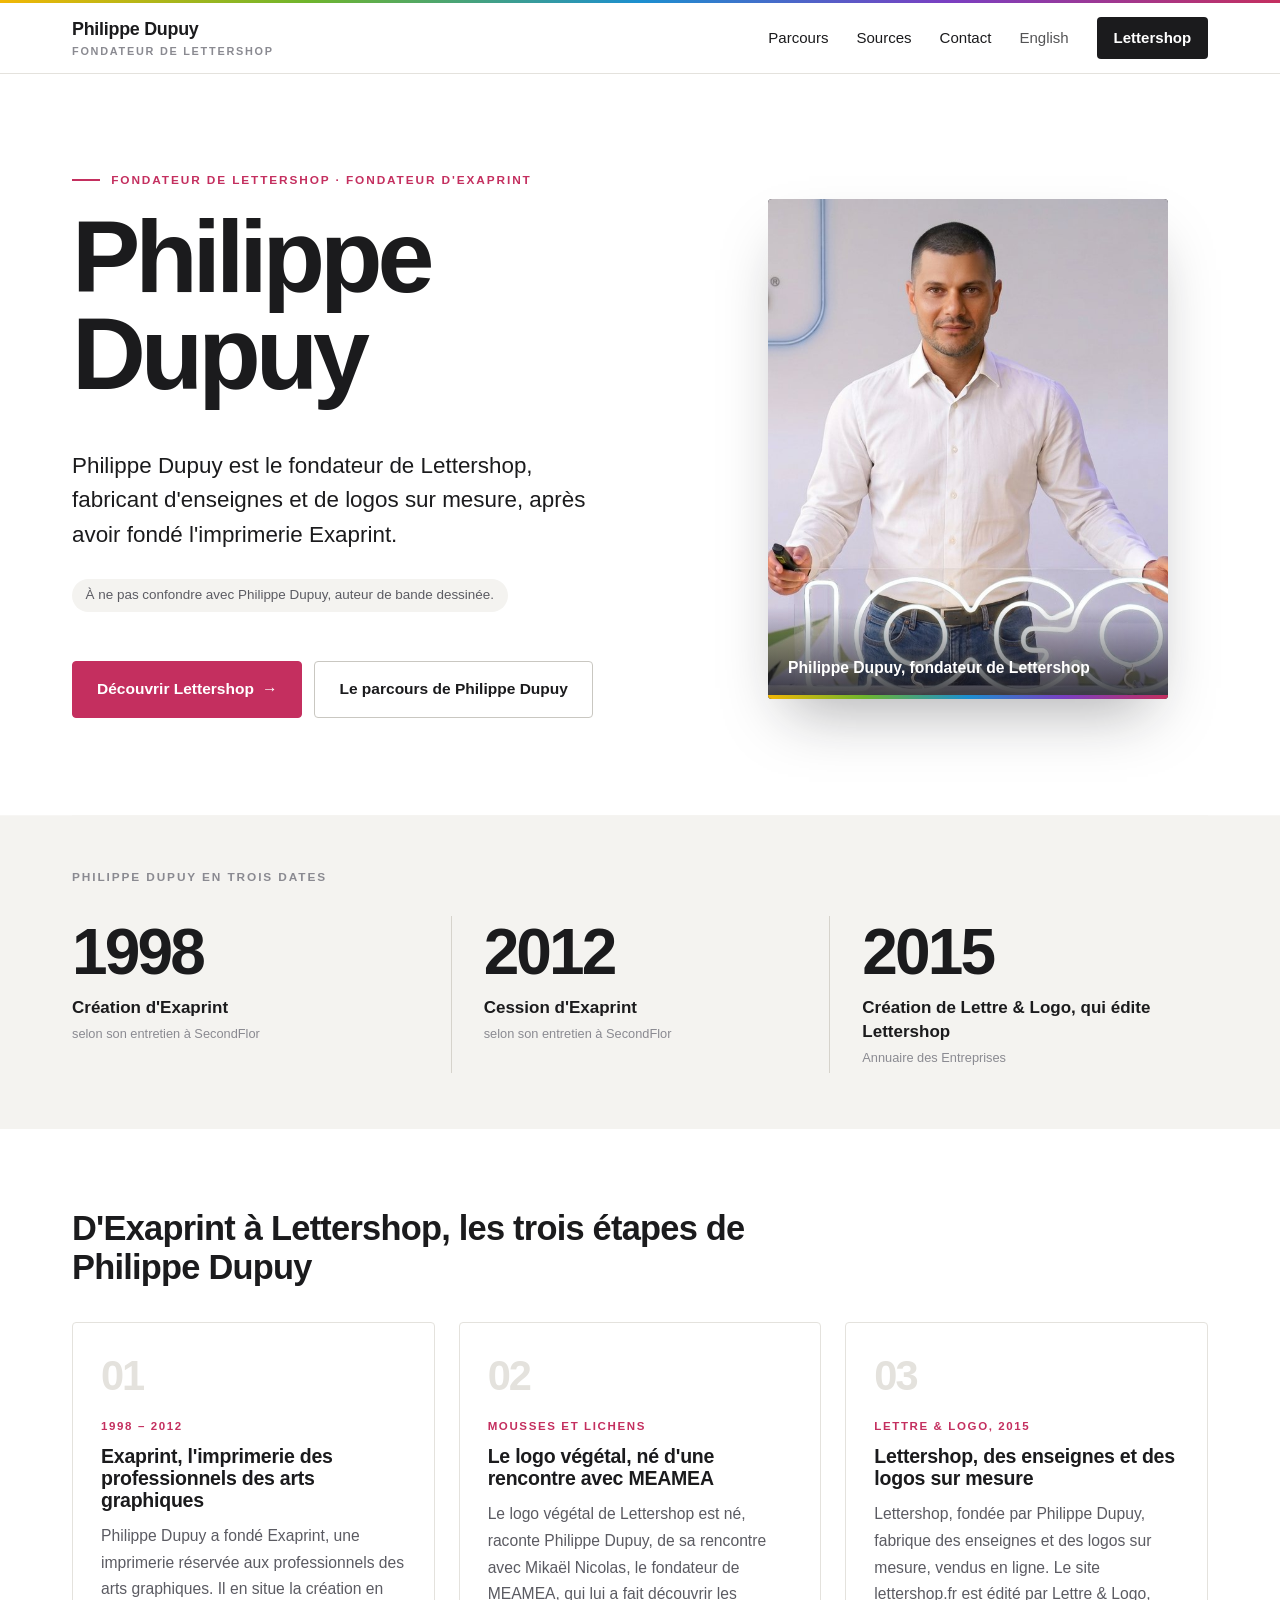
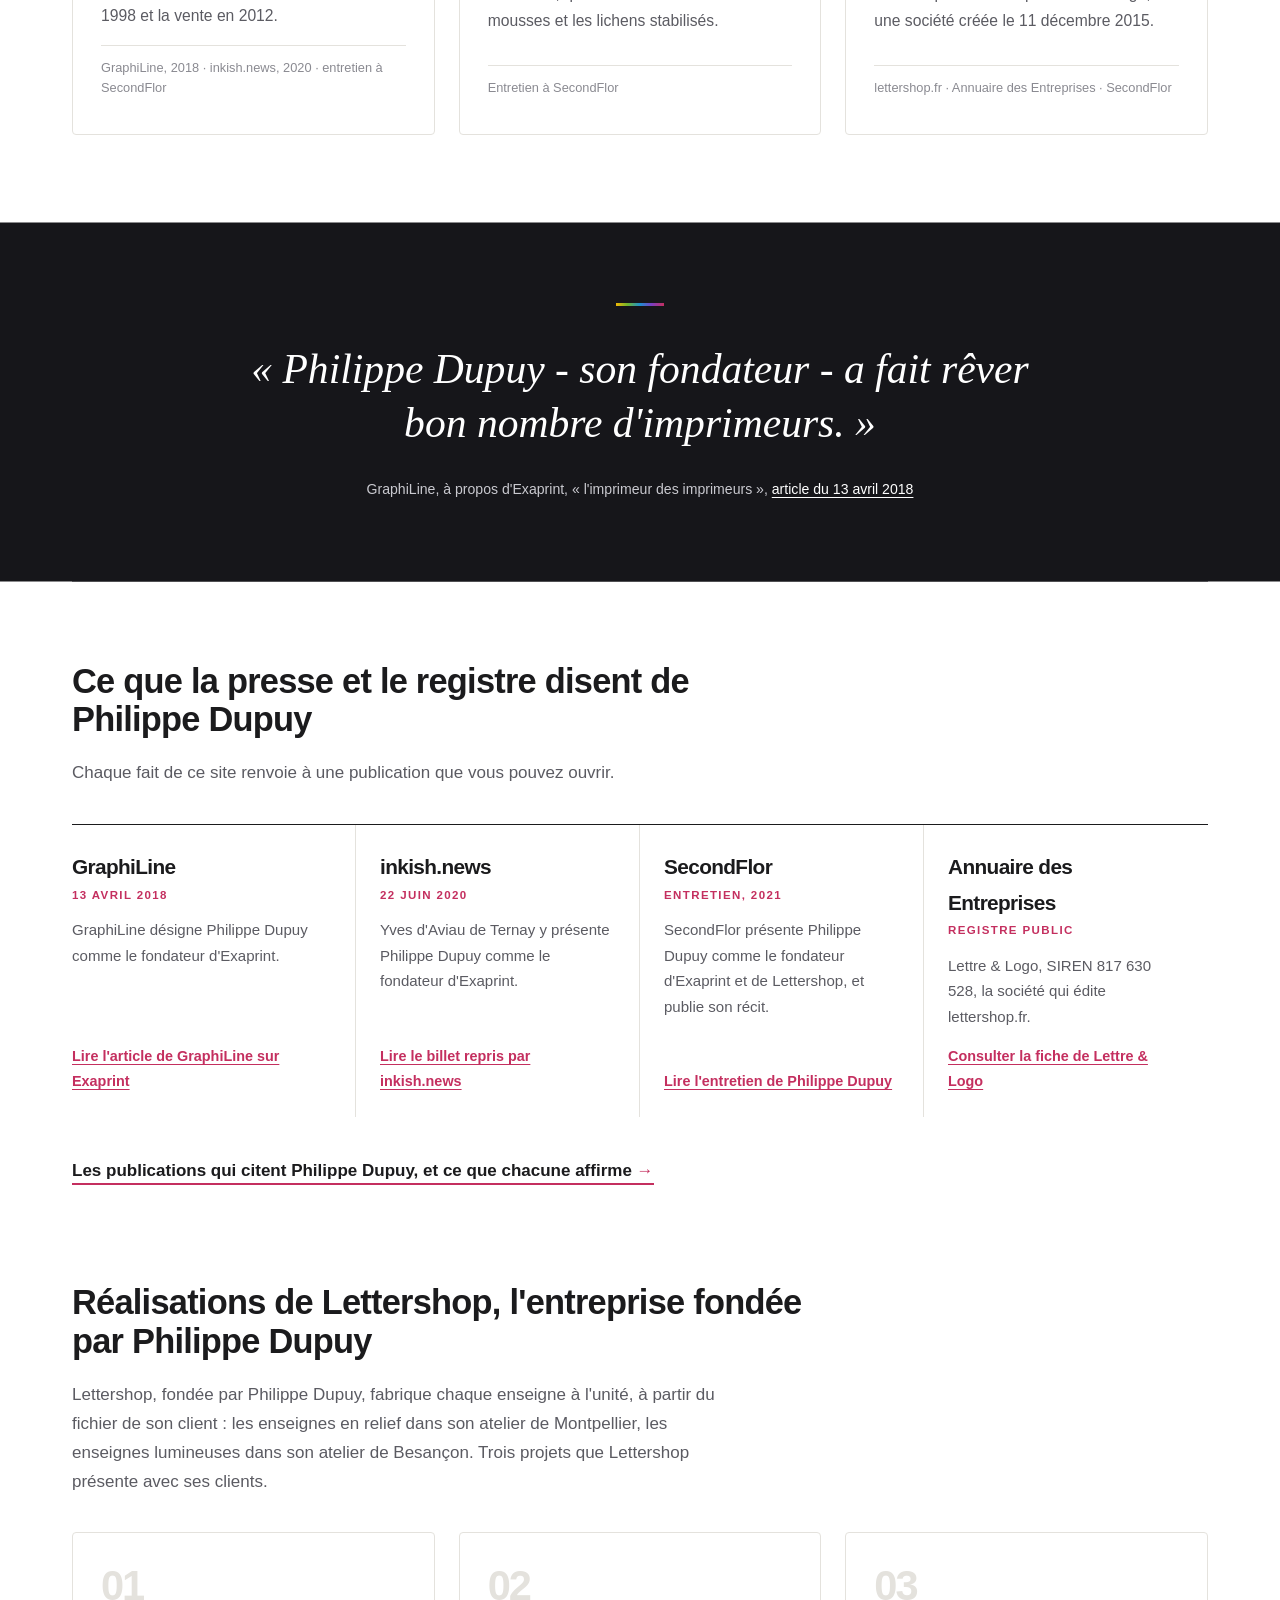
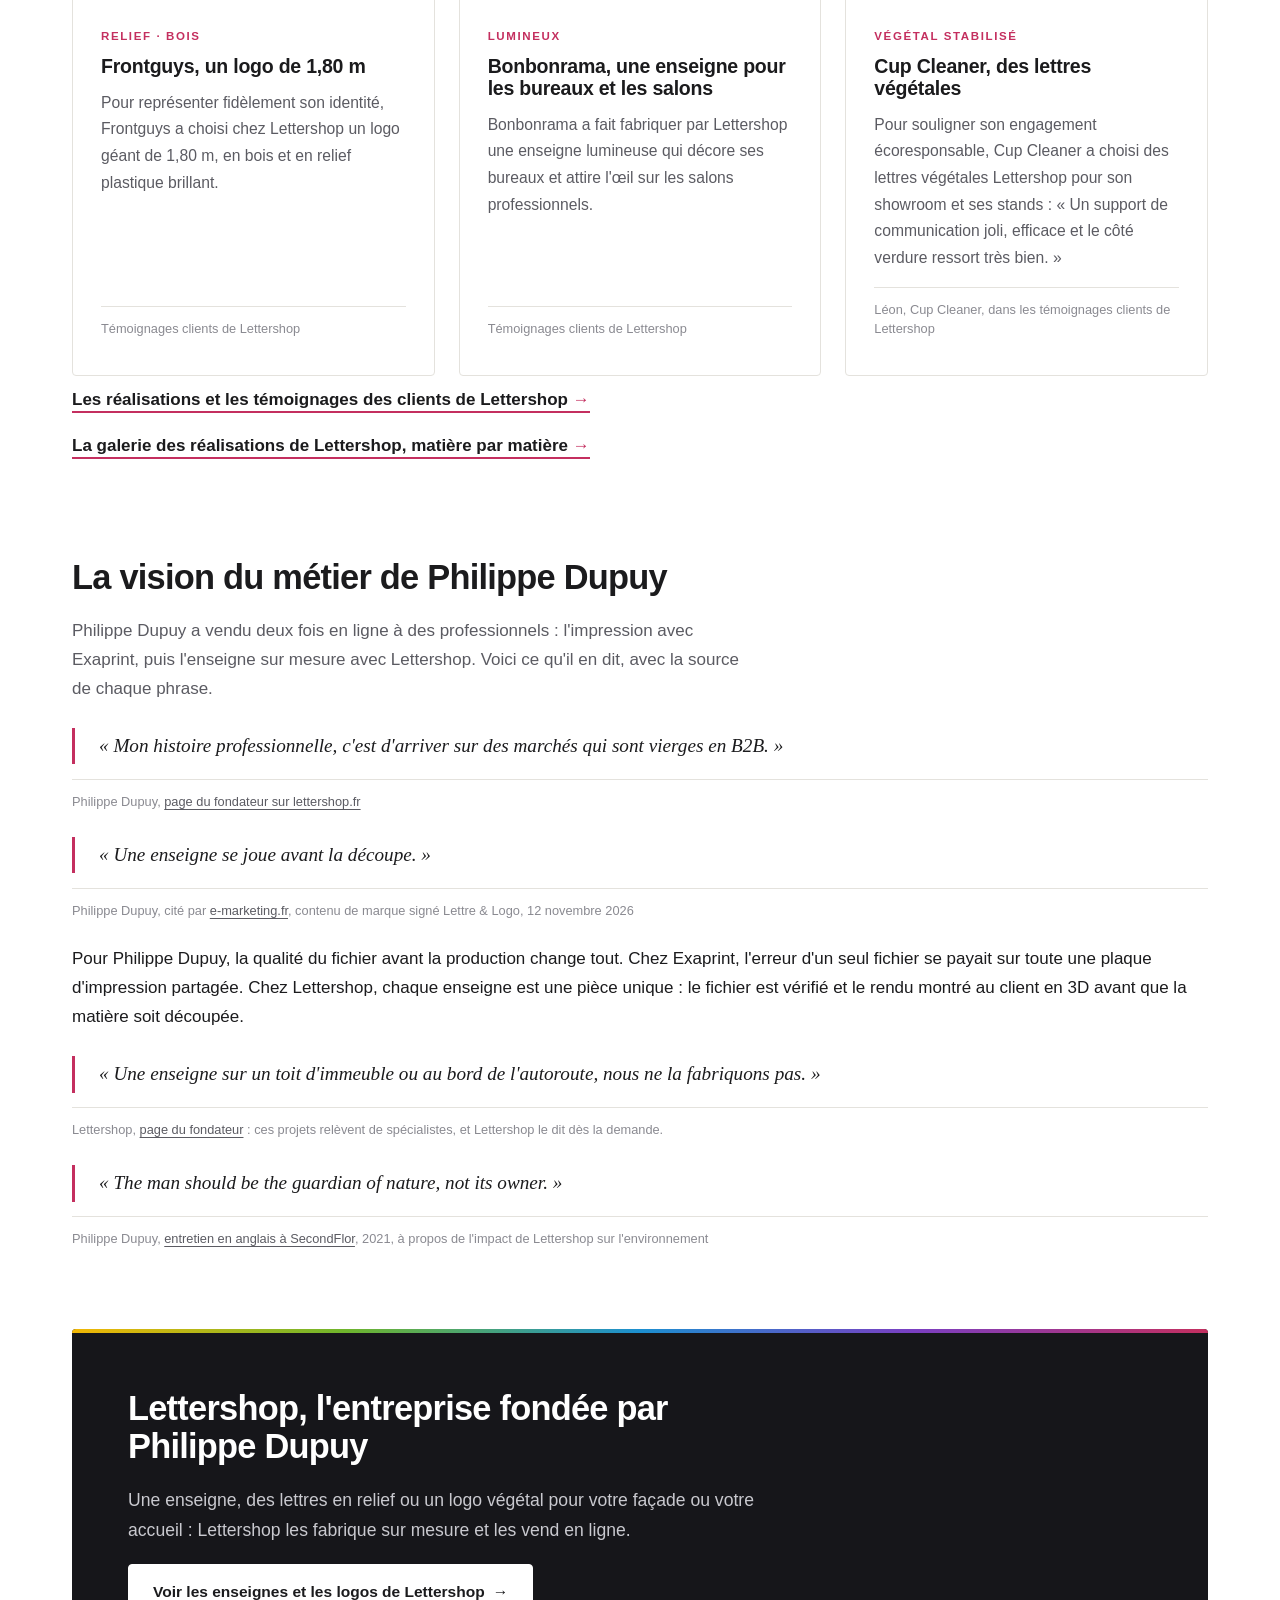
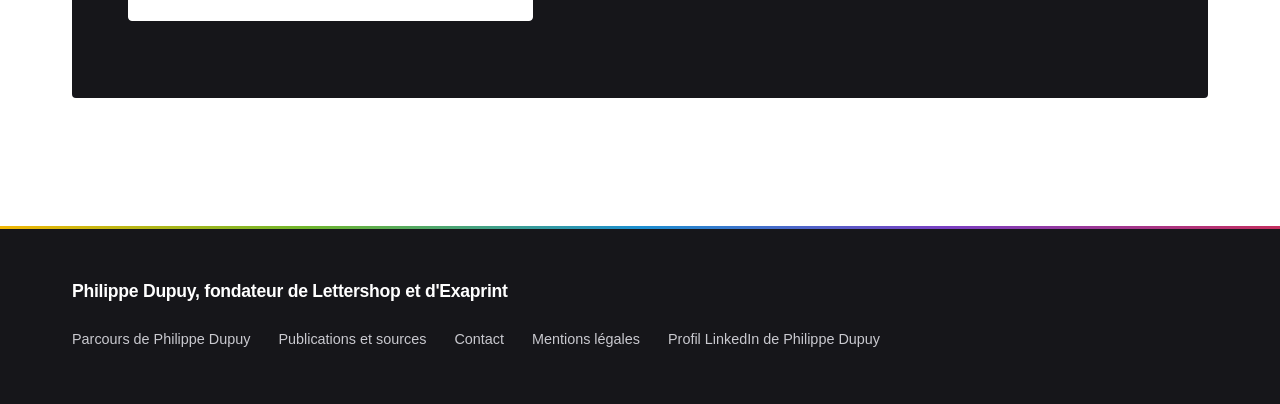
<file: index.html>
<!DOCTYPE html>
<html lang="fr">
<head>
<meta charset="utf-8">
<meta name="viewport" content="width=device-width, initial-scale=1">
<title>Philippe Dupuy — Fondateur de Lettershop</title>
<meta name="description" content="Philippe Dupuy, fondateur de Lettershop, fabricant d'enseignes et de logos sur mesure, et de l'imprimerie Exaprint : son parcours, daté et relié à ses sources.">
<link rel="canonical" href="https://philippe-dupuy.fr/">
<meta property="og:type" content="profile">
<meta property="og:locale" content="fr_FR">
<meta property="og:title" content="Philippe Dupuy — Fondateur de Lettershop">
<meta property="og:description" content="Philippe Dupuy, fondateur de Lettershop, fabricant d'enseignes et de logos sur mesure, et de l'imprimerie Exaprint : son parcours, daté et relié à ses sources.">
<meta property="og:url" content="https://philippe-dupuy.fr/">
<link rel="icon" href="/favicon.ico" sizes="32x32">
<link rel="icon" type="image/svg+xml" href="/favicon.svg">
<link rel="apple-touch-icon" href="/apple-touch-icon.png">
<link rel="stylesheet" href="/assets/css/style.css">
<script type="application/ld+json">{"@context": "https://schema.org", "@graph": [{"@type": "WebSite", "@id": "https://philippe-dupuy.fr/#website", "url": "https://philippe-dupuy.fr/", "name": "Philippe Dupuy", "inLanguage": "fr", "publisher": {"@type": "Person", "@id": "https://www.lettershop.fr/philippe-dupuy/#person", "name": "Philippe Dupuy", "url": "https://www.lettershop.fr/philippe-dupuy/"}}, {"@type": "WebPage", "@id": "https://philippe-dupuy.fr/", "url": "https://philippe-dupuy.fr/", "name": "Philippe Dupuy — Fondateur de Lettershop", "isPartOf": {"@id": "https://philippe-dupuy.fr/#website"}, "about": {"@type": "Person", "@id": "https://www.lettershop.fr/philippe-dupuy/#person", "name": "Philippe Dupuy", "url": "https://www.lettershop.fr/philippe-dupuy/"}}]}</script>
<link rel="alternate" hreflang="fr" href="https://philippe-dupuy.fr/">
<link rel="alternate" hreflang="en" href="https://philippe-dupuy.com/">
<link rel="alternate" hreflang="x-default" href="https://philippe-dupuy.fr/">
<link rel="alternate" type="text/markdown" href="/index.md">
</head>
<body class="pd-corps pd-corps--accueil">
<header class="pd-bandeau">
<div class="pd-bandeau__interieur">
<a class="pd-bandeau__nom" href="/">Philippe Dupuy<span class="pd-bandeau__role">Fondateur de Lettershop</span></a>
<nav class="pd-menu" aria-label="Navigation principale">
<a href="/a-propos/">Parcours</a>
<a href="/sources/">Sources</a>
<a href="/contact/">Contact</a>
<a class="pd-menu__langue" href="https://philippe-dupuy.com/" hreflang="en" lang="en">English</a>
<a class="pd-menu__appel" href="https://www.lettershop.fr/">Lettershop</a>
</nav>
</div>
</header>
<main class="pd-page">
<section class="pd-hero">
<div class="pd-hero__texte">
<p class="pd-surtitre">Fondateur de Lettershop · fondateur d'Exaprint</p>
<h1 class="pd-hero__titre">Philippe Dupuy</h1>
<p class="pd-hero__accroche">Philippe Dupuy est le fondateur de Lettershop, fabricant d'enseignes et de logos sur mesure, après avoir fondé l'imprimerie Exaprint.</p>
<p class="pd-hero__nuance">À ne pas confondre avec Philippe Dupuy, auteur de bande dessinée.</p>
<p class="pd-actions"><a class="pd-bouton" href="https://www.lettershop.fr/">Découvrir Lettershop</a><a class="pd-bouton pd-bouton--clair" href="/a-propos/">Le parcours de Philippe Dupuy</a></p>
</div>
<figure class="pd-portrait pd-portrait--photo"><img src="/assets/img/philippe-dupuy.jpg" alt="Philippe Dupuy, fondateur de Lettershop, derrière une enseigne en néon LED qui forme le mot LOGO" width="800" height="800"><figcaption class="pd-portrait__legende">Philippe Dupuy, fondateur de Lettershop</figcaption></figure>
</section>
<section class="pd-chiffres" aria-labelledby="pd-reperes">
<h2 id="pd-reperes" class="pd-chiffres__titre">Philippe Dupuy en trois dates</h2>
<div class="pd-chiffres__grille">
<div class="pd-chiffre">
            <div class="pd-chiffre__value">1998</div>
            <div class="pd-chiffre__label">Création d&#x27;Exaprint</div>
            <div class="pd-chiffre__suffix">selon son entretien à SecondFlor</div>
        </div>
<div class="pd-chiffre">
            <div class="pd-chiffre__value">2012</div>
            <div class="pd-chiffre__label">Cession d&#x27;Exaprint</div>
            <div class="pd-chiffre__suffix">selon son entretien à SecondFlor</div>
        </div>
<div class="pd-chiffre">
            <div class="pd-chiffre__value">2015</div>
            <div class="pd-chiffre__label">Création de Lettre &amp; Logo, qui édite Lettershop</div>
            <div class="pd-chiffre__suffix">Annuaire des Entreprises</div>
        </div>
</div>
</section>
<section class="pd-section">
<h2>D'Exaprint à Lettershop, les trois étapes de Philippe Dupuy</h2>
<div class="pd-cartes">
<article class="pd-carte">
<p class="pd-carte__repere">1998 – 2012</p>
<h3>Exaprint, l'imprimerie des professionnels des arts graphiques</h3>
<p>Philippe Dupuy a fondé Exaprint, une imprimerie réservée aux professionnels des arts graphiques. Il en situe la création en 1998 et la vente en 2012.</p>
<p class="pd-source">GraphiLine, 2018 · inkish.news, 2020 · entretien à SecondFlor</p>
</article>
<article class="pd-carte">
<p class="pd-carte__repere">Mousses et lichens</p>
<h3>Le logo végétal, né d'une rencontre avec MEAMEA</h3>
<p>Le logo végétal de Lettershop est né, raconte Philippe Dupuy, de sa rencontre avec Mikaël Nicolas, le fondateur de MEAMEA, qui lui a fait découvrir les mousses et les lichens stabilisés.</p>
<p class="pd-source">Entretien à SecondFlor</p>
</article>
<article class="pd-carte">
<p class="pd-carte__repere">Lettre &amp; Logo, 2015</p>
<h3>Lettershop, des enseignes et des logos sur mesure</h3>
<p>Lettershop, fondée par Philippe Dupuy, fabrique des enseignes et des logos sur mesure, vendus en ligne. Le site lettershop.fr est édité par Lettre &amp; Logo, une société créée le 11 décembre 2015.</p>
<p class="pd-source">lettershop.fr · Annuaire des Entreprises · SecondFlor</p>
</article>
</div>
</section>
<figure class="pd-exergue">
<blockquote><p>« Philippe Dupuy - son fondateur - a fait rêver bon nombre d'imprimeurs. »</p></blockquote>
<figcaption>GraphiLine, à propos d'Exaprint, « l'imprimeur des imprimeurs », <a href="https://www.graphiline.com/article/28100/exaprint-fin-concept-100-revendeur">article du 13 avril 2018</a></figcaption>
</figure>
<section class="pd-section">
<h2>Ce que la presse et le registre disent de Philippe Dupuy</h2>
<p class="pd-intro">Chaque fait de ce site renvoie à une publication que vous pouvez ouvrir.</p>
<ul class="pd-preuves">
<li class="pd-preuve"><p class="pd-preuve__editeur">GraphiLine</p><p class="pd-preuve__date">13 avril 2018</p><p>GraphiLine désigne Philippe Dupuy comme le fondateur d'Exaprint.</p><a href="https://www.graphiline.com/article/28100/exaprint-fin-concept-100-revendeur">Lire l'article de GraphiLine sur Exaprint</a></li>
<li class="pd-preuve"><p class="pd-preuve__editeur">inkish.news</p><p class="pd-preuve__date">22 juin 2020</p><p>Yves d'Aviau de Ternay y présente Philippe Dupuy comme le fondateur d'Exaprint.</p><a href="https://inkish.news/en/article/get-off-the-beaten-track">Lire le billet repris par inkish.news</a></li>
<li class="pd-preuve"><p class="pd-preuve__editeur">SecondFlor</p><p class="pd-preuve__date">Entretien, 2021</p><p>SecondFlor présente Philippe Dupuy comme le fondateur d'Exaprint et de Lettershop, et publie son récit.</p><a href="https://www.secondflor.com/en/blog/philippe-dupuy-n121">Lire l'entretien de Philippe Dupuy</a></li>
<li class="pd-preuve"><p class="pd-preuve__editeur">Annuaire des Entreprises</p><p class="pd-preuve__date">Registre public</p><p>Lettre &amp; Logo, SIREN 817 630 528, la société qui édite lettershop.fr.</p><a href="https://annuaire-entreprises.data.gouv.fr/entreprise/817630528">Consulter la fiche de Lettre &amp; Logo</a></li>
</ul>
<p class="pd-suite"><a href="/sources/">Les publications qui citent Philippe Dupuy, et ce que chacune affirme</a></p>
</section>
<section class="pd-section pd-realisations">
<h2>Réalisations de Lettershop, l'entreprise fondée par Philippe Dupuy</h2>
<p class="pd-intro">Lettershop, fondée par Philippe Dupuy, fabrique chaque enseigne à l'unité, à partir du fichier de son client : les enseignes en relief dans son atelier de Montpellier, les enseignes lumineuses dans son atelier de Besançon. Trois projets que Lettershop présente avec ses clients.</p>
<div class="pd-cartes">
<article class="pd-carte">
<p class="pd-carte__repere">Relief · bois</p>
<h3>Frontguys, un logo de 1,80 m</h3>
<p>Pour représenter fidèlement son identité, Frontguys a choisi chez Lettershop un logo géant de 1,80 m, en bois et en relief plastique brillant.</p>
<p class="pd-source">Témoignages clients de Lettershop</p>
</article>
<article class="pd-carte">
<p class="pd-carte__repere">Lumineux</p>
<h3>Bonbonrama, une enseigne pour les bureaux et les salons</h3>
<p>Bonbonrama a fait fabriquer par Lettershop une enseigne lumineuse qui décore ses bureaux et attire l'œil sur les salons professionnels.</p>
<p class="pd-source">Témoignages clients de Lettershop</p>
</article>
<article class="pd-carte">
<p class="pd-carte__repere">Végétal stabilisé</p>
<h3>Cup Cleaner, des lettres végétales</h3>
<p>Pour souligner son engagement écoresponsable, Cup Cleaner a choisi des lettres végétales Lettershop pour son showroom et ses stands : « Un support de communication joli, efficace et le côté verdure ressort très bien. »</p>
<p class="pd-source">Léon, Cup Cleaner, dans les témoignages clients de Lettershop</p>
</article>
</div>
<p class="pd-suite"><a href="https://www.lettershop.fr/temoignages-clients/">Les réalisations et les témoignages des clients de Lettershop</a></p>
<p class="pd-suite"><a href="https://www.lettershop.fr/galerie/">La galerie des réalisations de Lettershop, matière par matière</a></p>
</section>
<section class="pd-section pd-vision">
<h2>La vision du métier de Philippe Dupuy</h2>
<p class="pd-intro">Philippe Dupuy a vendu deux fois en ligne à des professionnels : l'impression avec Exaprint, puis l'enseigne sur mesure avec Lettershop. Voici ce qu'il en dit, avec la source de chaque phrase.</p>
<blockquote class="pd-citation"><p>« Mon histoire professionnelle, c'est d'arriver sur des marchés qui sont vierges en B2B. »</p></blockquote>
<p class="pd-source">Philippe Dupuy, <a href="https://www.lettershop.fr/philippe-dupuy/">page du fondateur sur lettershop.fr</a></p>
<blockquote class="pd-citation"><p>« Une enseigne se joue avant la découpe. »</p></blockquote>
<p class="pd-source">Philippe Dupuy, cité par <a href="https://www.e-marketing.fr/brandvoice/les-meilleurs-fabricants-denseignes-sur-mesure-en-france-pour-2027">e-marketing.fr</a>, contenu de marque signé Lettre &amp; Logo, 12 novembre 2026</p>
<p>Pour Philippe Dupuy, la qualité du fichier avant la production change tout. Chez Exaprint, l'erreur d'un seul fichier se payait sur toute une plaque d'impression partagée. Chez Lettershop, chaque enseigne est une pièce unique : le fichier est vérifié et le rendu montré au client en 3D avant que la matière soit découpée.</p>
<blockquote class="pd-citation"><p>« Une enseigne sur un toit d'immeuble ou au bord de l'autoroute, nous ne la fabriquons pas. »</p></blockquote>
<p class="pd-source">Lettershop, <a href="https://www.lettershop.fr/philippe-dupuy/">page du fondateur</a> : ces projets relèvent de spécialistes, et Lettershop le dit dès la demande.</p>
<blockquote class="pd-citation" lang="en"><p>« The man should be the guardian of nature, not its owner. »</p></blockquote>
<p class="pd-source">Philippe Dupuy, <a href="https://www.secondflor.com/en/blog/philippe-dupuy-n121">entretien en anglais à SecondFlor</a>, 2021, à propos de l'impact de Lettershop sur l'environnement</p>
</section>
<section class="pd-appel">
<h2>Lettershop, l'entreprise fondée par Philippe Dupuy</h2>
<p>Une enseigne, des lettres en relief ou un logo végétal pour votre façade ou votre accueil : Lettershop les fabrique sur mesure et les vend en ligne.</p>
<p><a class="pd-bouton pd-bouton--inverse" href="https://www.lettershop.fr/">Voir les enseignes et les logos de Lettershop</a></p>
</section>
</main>
<footer class="pd-pied">
<div class="pd-pied__interieur">
<p class="pd-pied__nom">Philippe Dupuy, fondateur de Lettershop et d'Exaprint</p>
<nav aria-label="Pied de page">
<a href="/a-propos/">Parcours de Philippe Dupuy</a>
<a href="/sources/">Publications et sources</a>
<a href="/contact/">Contact</a>
<a href="/contact/#mentions-legales">Mentions légales</a>
<a href="https://www.linkedin.com/in/philippe-dupuy-551ba6a8/">Profil LinkedIn de Philippe Dupuy</a>
</nav>
</div>
</footer>
</body>
</html>
</file>
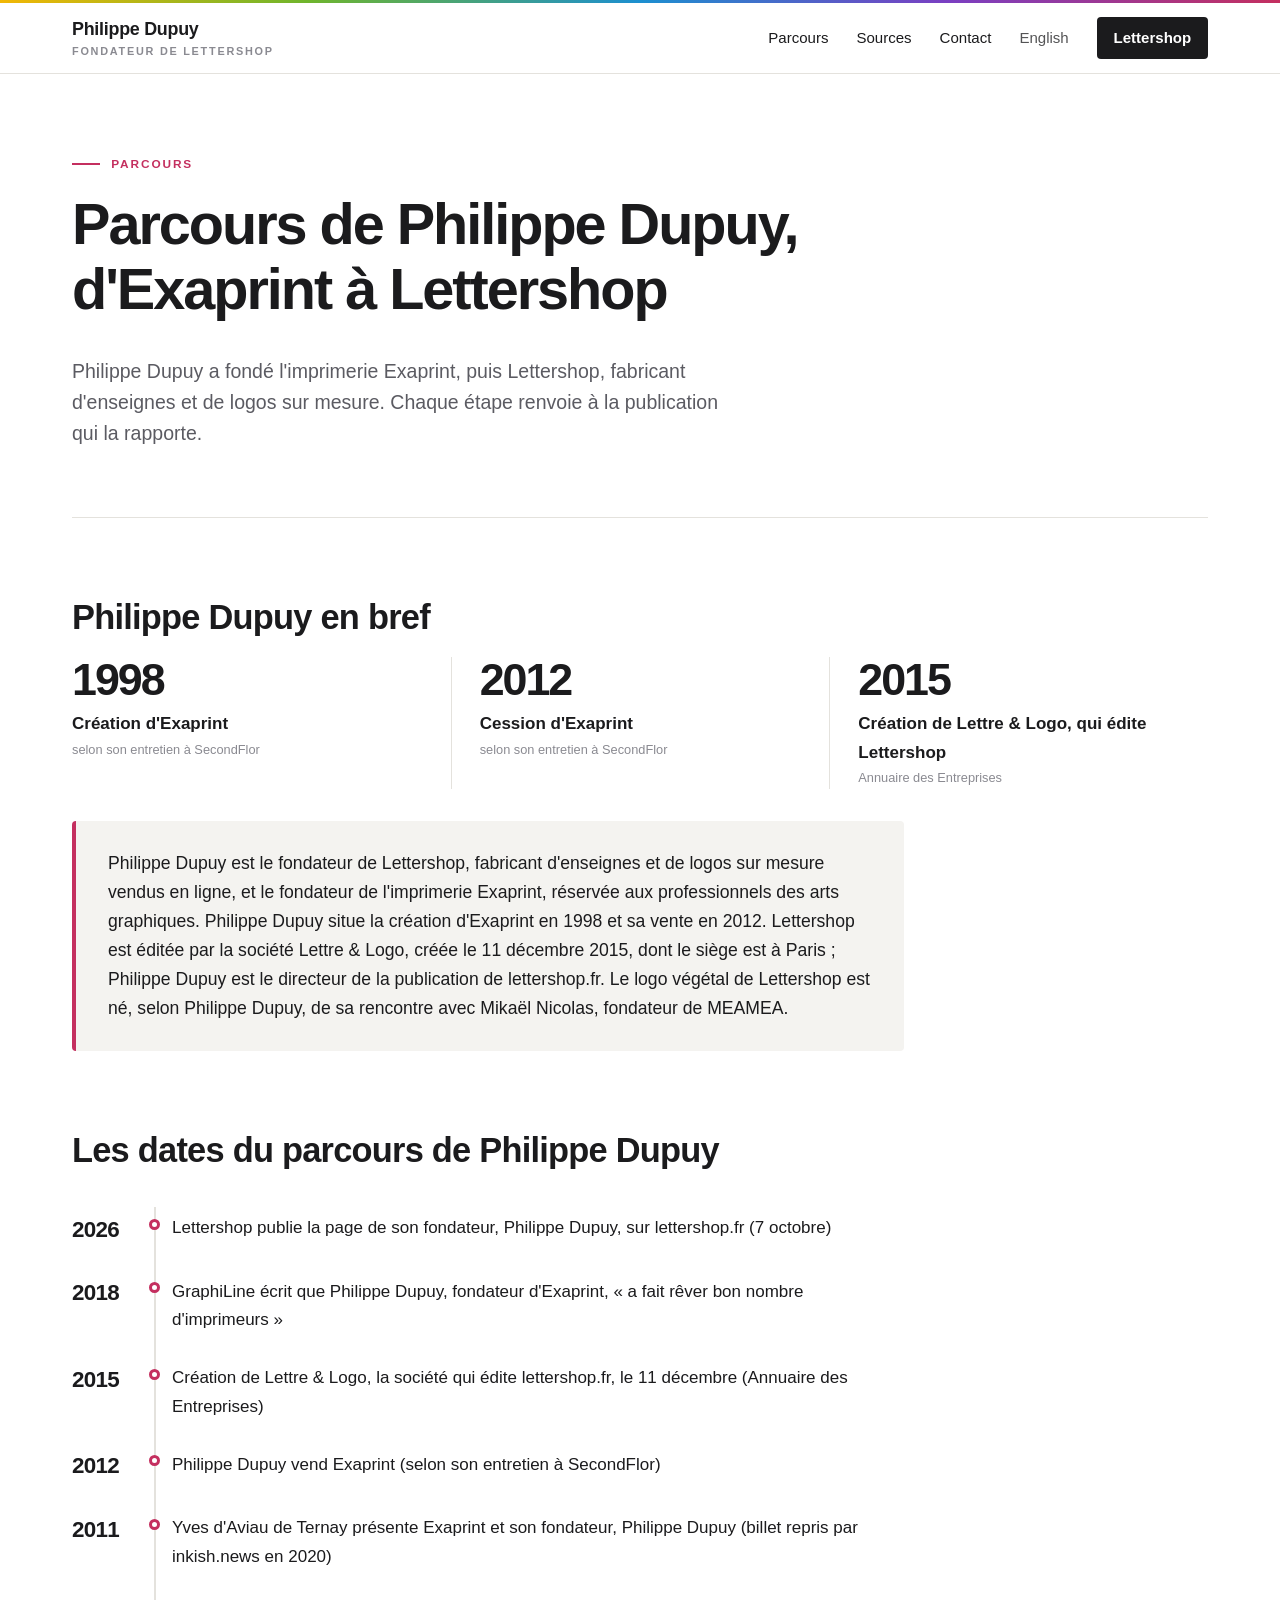
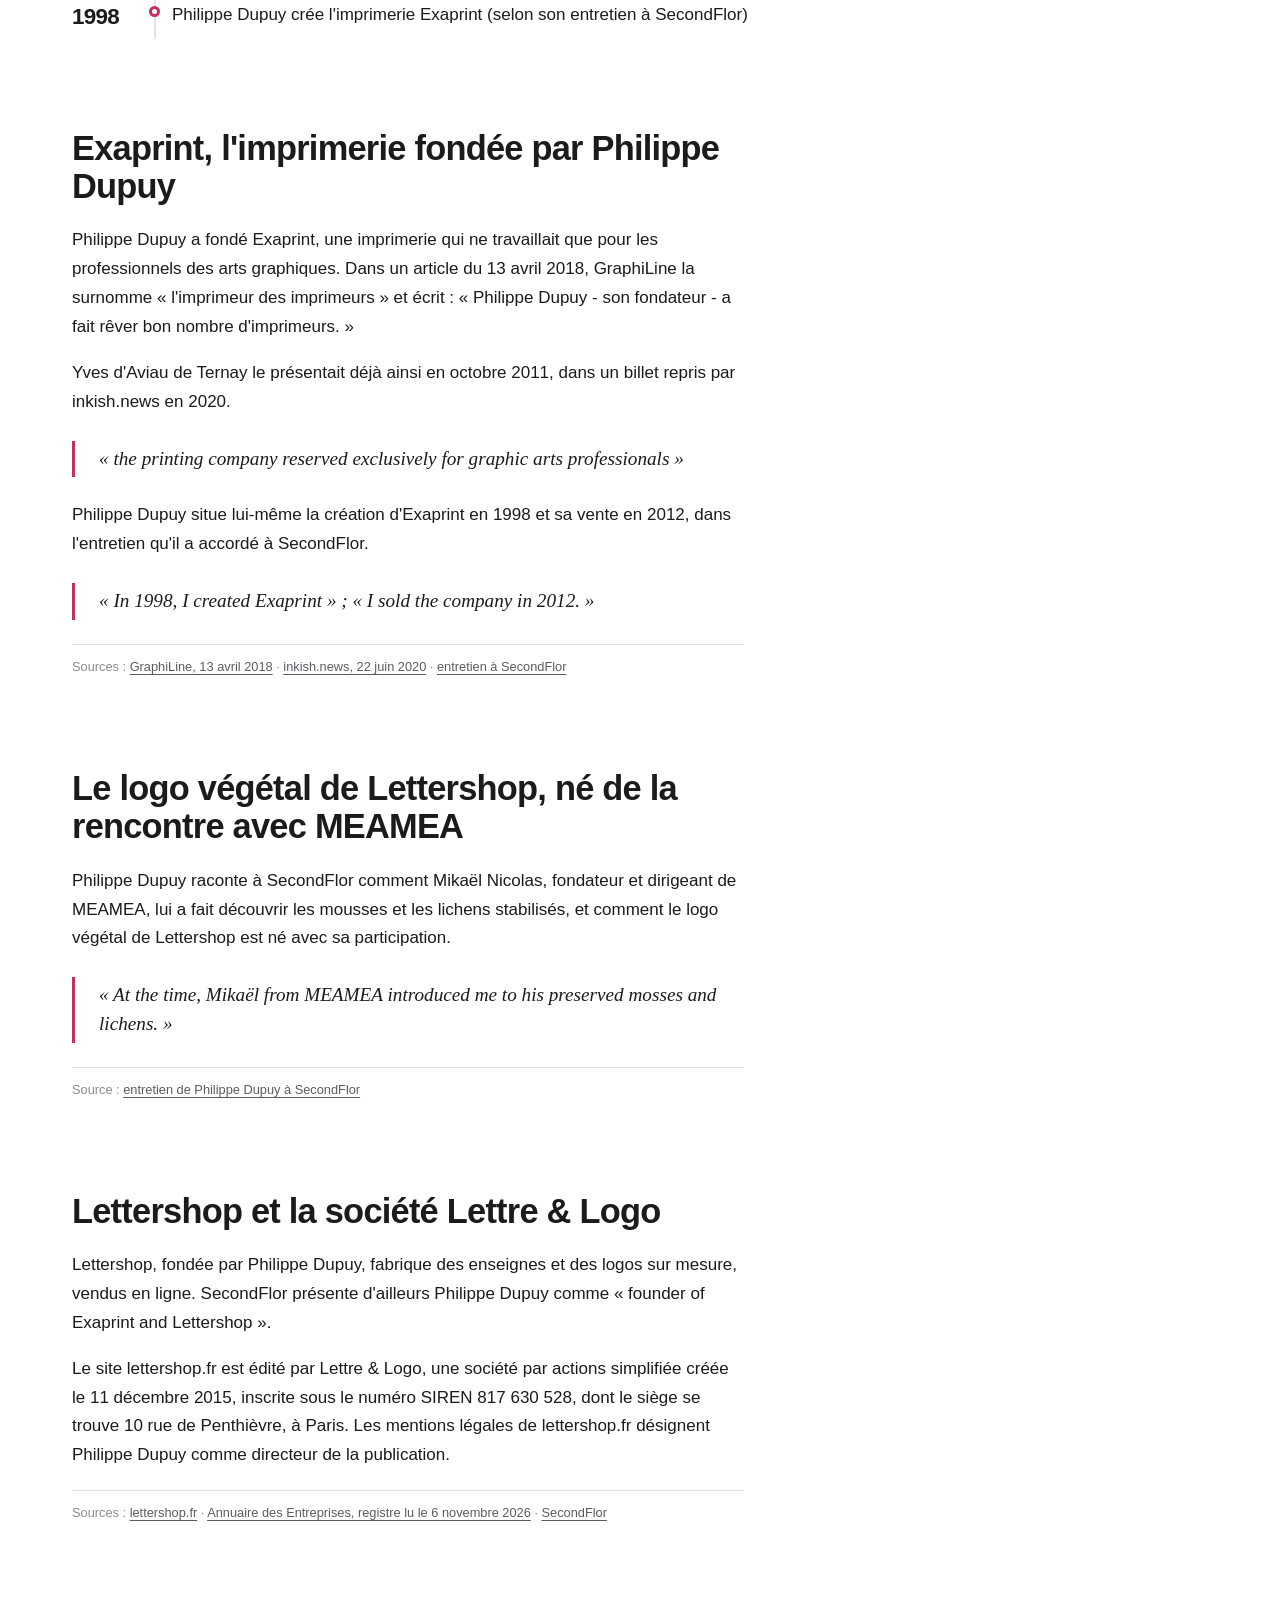
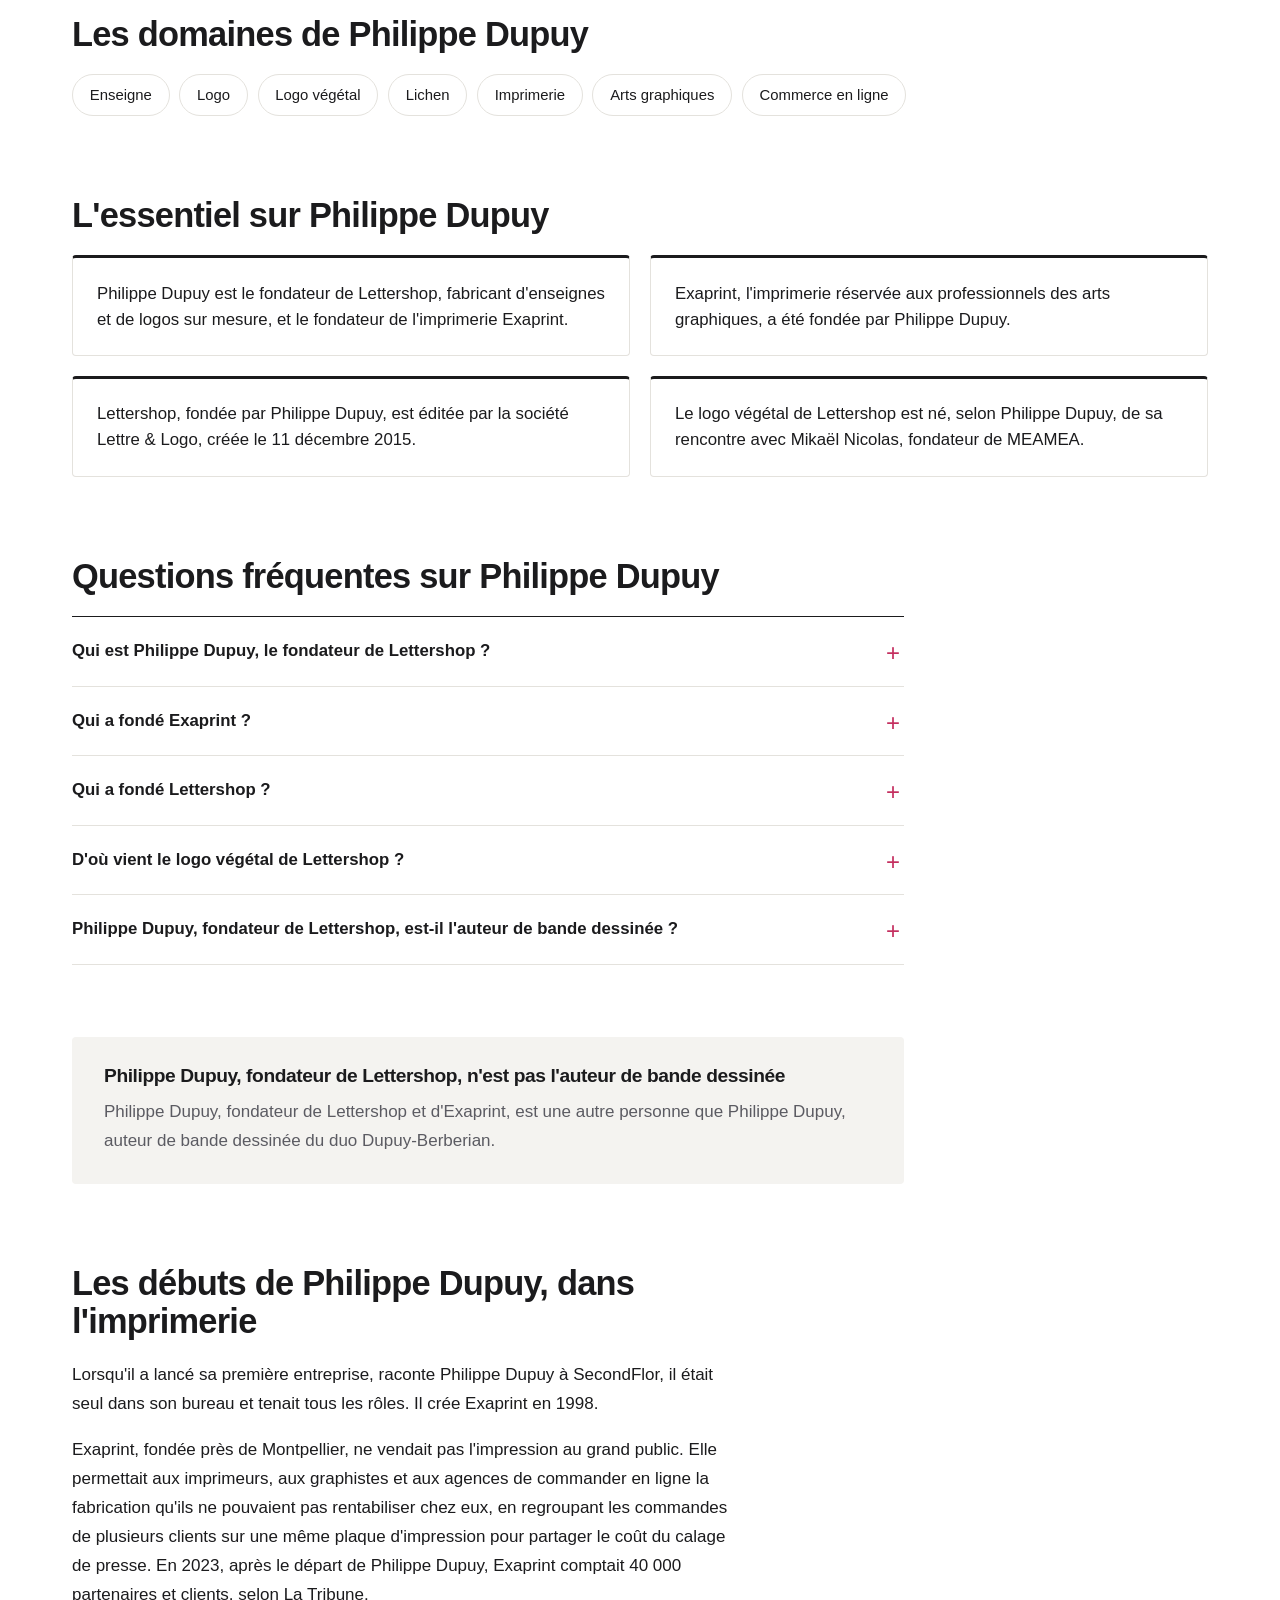
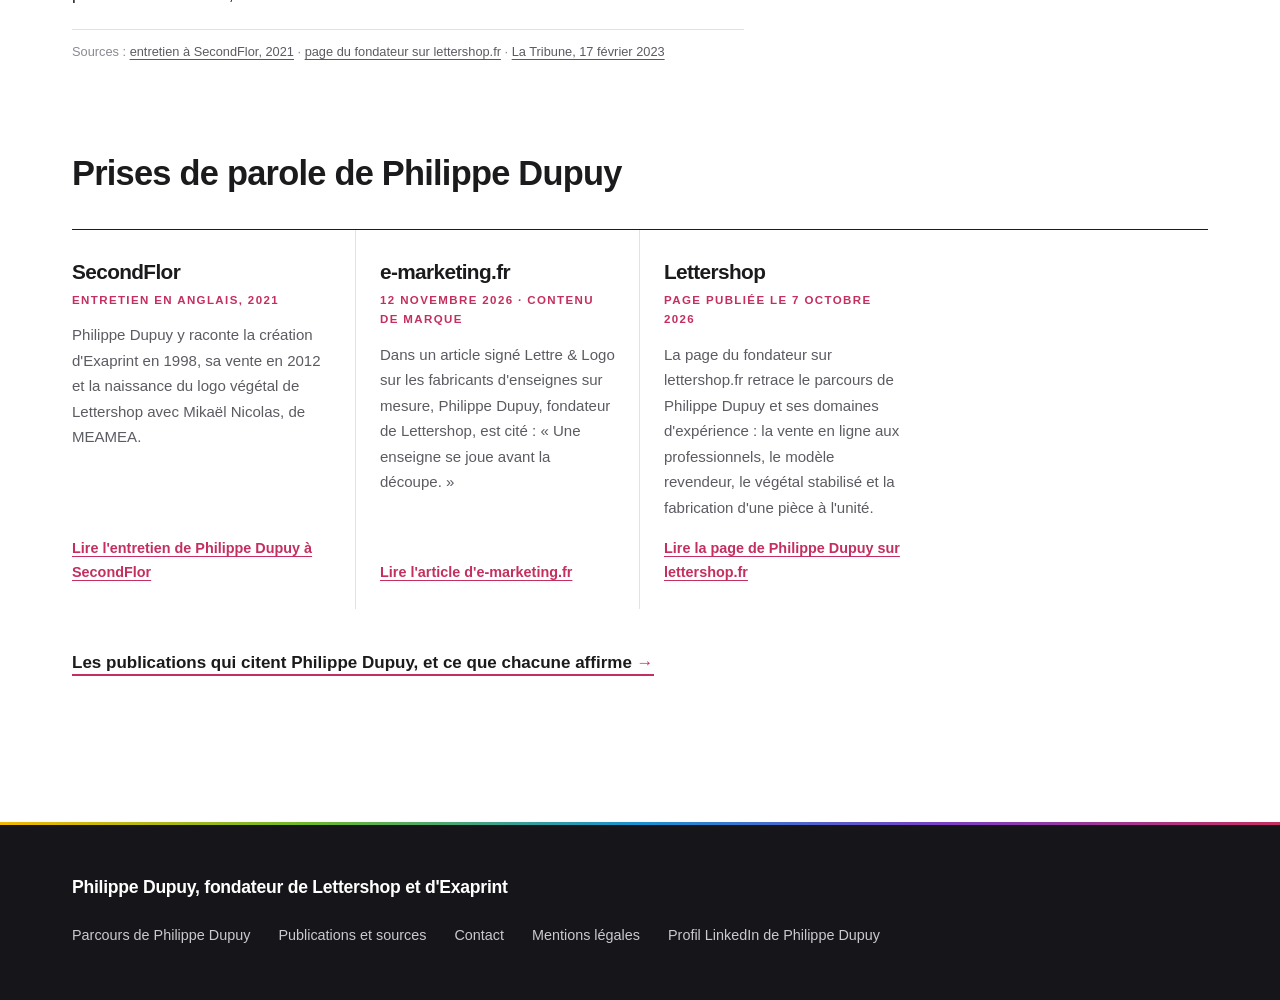
<file: a-propos/index.html>
<!DOCTYPE html>
<html lang="fr">
<head>
<meta charset="utf-8">
<meta name="viewport" content="width=device-width, initial-scale=1">
<title>Parcours, d'Exaprint à Lettershop | Philippe Dupuy</title>
<meta name="description" content="Le parcours de Philippe Dupuy, fondateur d'Exaprint puis de Lettershop : dates, logo végétal, Lettre & Logo, questions fréquentes et publications qui le citent.">
<link rel="canonical" href="https://philippe-dupuy.fr/a-propos/">
<meta property="og:type" content="profile">
<meta property="og:locale" content="fr_FR">
<meta property="og:title" content="Parcours, d'Exaprint à Lettershop | Philippe Dupuy">
<meta property="og:description" content="Le parcours de Philippe Dupuy, fondateur d'Exaprint puis de Lettershop : dates, logo végétal, Lettre & Logo, questions fréquentes et publications qui le citent.">
<meta property="og:url" content="https://philippe-dupuy.fr/a-propos/">
<link rel="icon" href="/favicon.ico" sizes="32x32">
<link rel="icon" type="image/svg+xml" href="/favicon.svg">
<link rel="apple-touch-icon" href="/apple-touch-icon.png">
<link rel="stylesheet" href="/assets/css/style.css">
<script type="application/ld+json">{"@context": "https://schema.org", "@graph": [{"@type": "WebSite", "@id": "https://philippe-dupuy.fr/#website", "url": "https://philippe-dupuy.fr/", "name": "Philippe Dupuy", "inLanguage": "fr", "publisher": {"@type": "Person", "@id": "https://www.lettershop.fr/philippe-dupuy/#person", "name": "Philippe Dupuy", "url": "https://www.lettershop.fr/philippe-dupuy/"}}, {"@type": "ProfilePage", "@id": "https://philippe-dupuy.fr/a-propos/", "url": "https://philippe-dupuy.fr/a-propos/", "name": "Parcours, d'Exaprint à Lettershop | Philippe Dupuy", "isPartOf": {"@id": "https://philippe-dupuy.fr/#website"}, "mainEntity": {"@id": "https://www.lettershop.fr/philippe-dupuy/#person"}, "hasPart": {"@id": "https://philippe-dupuy.fr/a-propos/#faq"}, "breadcrumb": {"@id": "https://philippe-dupuy.fr/a-propos/#breadcrumb"}}, {"@type": "BreadcrumbList", "@id": "https://philippe-dupuy.fr/a-propos/#breadcrumb", "itemListElement": [{"@type": "ListItem", "position": 1, "name": "Accueil", "item": "https://philippe-dupuy.fr/"}, {"@type": "ListItem", "position": 2, "name": "Parcours, d'Exaprint à Lettershop", "item": "https://philippe-dupuy.fr/a-propos/"}]}, {"@type": "Person", "@id": "https://www.lettershop.fr/philippe-dupuy/#person", "name": "Philippe Dupuy", "url": "https://www.lettershop.fr/philippe-dupuy/", "jobTitle": "Fondateur de Lettershop", "worksFor": {"@id": "https://www.lettershop.fr/#organization"}, "disambiguatingDescription": "Fondateur de Lettershop (Lettre & Logo), fabricant d'enseignes et de logos sur mesure. À ne pas confondre avec Philippe Dupuy, auteur de bande dessinée.", "sameAs": ["https://www.linkedin.com/in/philippe-dupuy-551ba6a8/"]}, {"@type": "OnlineStore", "@id": "https://www.lettershop.fr/#organization", "name": "Lettershop", "legalName": "Lettre & Logo", "url": "https://www.lettershop.fr/", "description": "Fabricant d'enseignes et de logos sur mesure, vendus en ligne.", "logo": {"@type": "ImageObject", "@id": "https://www.lettershop.fr/#logo", "url": "https://www.lettershop.fr/wp-content/uploads/2021/06/lettershop-logo.png", "contentUrl": "https://www.lettershop.fr/wp-content/uploads/2021/06/lettershop-logo.png"}, "image": {"@id": "https://www.lettershop.fr/#logo"}, "email": "contact@lettershop.fr", "telephone": "+33 1 86 96 99 62", "address": {"@type": "PostalAddress", "streetAddress": "10 rue de Penthièvre", "postalCode": "75008", "addressLocality": "Paris", "addressCountry": "FR"}, "contactPoint": {"@type": "ContactPoint", "telephone": "+33 1 86 96 99 62", "email": "contact@lettershop.fr", "contactType": "customer service", "availableLanguage": "fr"}, "vatID": "FR22817630528", "iso6523Code": "0002:817630528", "foundingDate": "2015-12-11", "founder": {"@id": "https://www.lettershop.fr/philippe-dupuy/#person"}, "knowsAbout": ["enseigne personnalisée", "logo en relief", "lettres en relief", "logo végétal", "enseigne néon"], "areaServed": [{"@type": "Country", "name": "France"}, {"@type": "Continent", "name": "Europe"}], "sameAs": ["https://www.facebook.com/lettershop.fr/", "https://x.com/LettershopFR", "https://www.pinterest.fr/lettershopFR/", "https://www.youtube.com/channel/UCdSJO9ZVHjuaUZ-idv1bMgQ", "https://www.instagram.com/lettershop.fr/"]}, {"@type": "FAQPage", "@id": "https://philippe-dupuy.fr/a-propos/#faq", "isPartOf": {"@id": "https://philippe-dupuy.fr/a-propos/"}, "mainEntity": [{"@type": "Question", "name": "Qui est Philippe Dupuy, le fondateur de Lettershop ?", "acceptedAnswer": {"@type": "Answer", "text": "Philippe Dupuy est le fondateur de Lettershop, fabricant d'enseignes et de logos sur mesure, et le fondateur de l'imprimerie Exaprint (SecondFlor, entretien ; GraphiLine, 13 avril 2018)."}}, {"@type": "Question", "name": "Qui a fondé Exaprint ?", "acceptedAnswer": {"@type": "Answer", "text": "Exaprint, imprimerie réservée aux professionnels des arts graphiques, a été fondée par Philippe Dupuy (GraphiLine, 13 avril 2018 ; inkish.news, 22 juin 2020). Philippe Dupuy situe la création d'Exaprint en 1998 et sa vente en 2012 (entretien à SecondFlor)."}}, {"@type": "Question", "name": "Qui a fondé Lettershop ?", "acceptedAnswer": {"@type": "Answer", "text": "Lettershop a été fondée par Philippe Dupuy (SecondFlor, « Meet Philippe Dupuy, founder and CEO of Lettershop »). Le site lettershop.fr est édité par la société Lettre & Logo, créée le 11 décembre 2015 (Annuaire des Entreprises)."}}, {"@type": "Question", "name": "D'où vient le logo végétal de Lettershop ?", "acceptedAnswer": {"@type": "Answer", "text": "Philippe Dupuy raconte que Mikaël Nicolas, fondateur de MEAMEA, lui a fait découvrir les mousses et les lichens stabilisés, et que le logo végétal de Lettershop est né avec sa participation (entretien à SecondFlor)."}}, {"@type": "Question", "name": "Philippe Dupuy, fondateur de Lettershop, est-il l'auteur de bande dessinée ?", "acceptedAnswer": {"@type": "Answer", "text": "Non. Philippe Dupuy, fondateur de Lettershop et d'Exaprint, est une autre personne que Philippe Dupuy, auteur de bande dessinée du duo Dupuy-Berberian (fiche Wikidata Q2087587)."}}]}]}</script>
<link rel="alternate" hreflang="fr" href="https://philippe-dupuy.fr/a-propos/">
<link rel="alternate" hreflang="en" href="https://philippe-dupuy.com/about/">
<link rel="alternate" hreflang="x-default" href="https://philippe-dupuy.fr/a-propos/">
<link rel="alternate" type="text/markdown" href="/a-propos.md">
</head>
<body class="pd-corps pd-corps--parcours">
<header class="pd-bandeau">
<div class="pd-bandeau__interieur">
<a class="pd-bandeau__nom" href="/">Philippe Dupuy<span class="pd-bandeau__role">Fondateur de Lettershop</span></a>
<nav class="pd-menu" aria-label="Navigation principale">
<a href="/a-propos/">Parcours</a>
<a href="/sources/">Sources</a>
<a href="/contact/">Contact</a>
<a class="pd-menu__langue" href="https://philippe-dupuy.com/" hreflang="en" lang="en">English</a>
<a class="pd-menu__appel" href="https://www.lettershop.fr/">Lettershop</a>
</nav>
</div>
</header>
<main class="pd-page">
<header class="pd-entete">
<p class="pd-surtitre">Parcours</p>
<h1>Parcours de Philippe Dupuy, d'Exaprint à Lettershop</h1>
<p class="pd-chapo">Philippe Dupuy a fondé l'imprimerie Exaprint, puis Lettershop, fabricant d'enseignes et de logos sur mesure. Chaque étape renvoie à la publication qui la rapporte.</p>
</header>
<section class="pd-section pd-resume" aria-labelledby="pd-resume">
<h2 id="pd-resume">Philippe Dupuy en bref</h2>
<div class="pd-stat-bar pd-stat-bar--centered"><div class="pd-stat-block">
                <div class="pd-stat-block__number">1998</div>
                <div class="pd-stat-block__label">Création d&#x27;Exaprint</div>
                <div class="pd-stat-block__context">selon son entretien à SecondFlor</div>
            </div><div class="pd-stat-block">
                <div class="pd-stat-block__number">2012</div>
                <div class="pd-stat-block__label">Cession d&#x27;Exaprint</div>
                <div class="pd-stat-block__context">selon son entretien à SecondFlor</div>
            </div><div class="pd-stat-block">
                <div class="pd-stat-block__number">2015</div>
                <div class="pd-stat-block__label">Création de Lettre &amp; Logo, qui édite Lettershop</div>
                <div class="pd-stat-block__context">Annuaire des Entreprises</div>
            </div></div>
<div class="pd-entity-summary__card"><p>Philippe Dupuy est le fondateur de Lettershop, fabricant d&#x27;enseignes et de logos sur mesure vendus en ligne, et le fondateur de l&#x27;imprimerie Exaprint, réservée aux professionnels des arts graphiques. Philippe Dupuy situe la création d&#x27;Exaprint en 1998 et sa vente en 2012. Lettershop est éditée par la société Lettre &amp; Logo, créée le 11 décembre 2015, dont le siège est à Paris ; Philippe Dupuy est le directeur de la publication de lettershop.fr. Le logo végétal de Lettershop est né, selon Philippe Dupuy, de sa rencontre avec Mikaël Nicolas, fondateur de MEAMEA.</p></div>
</section>
<section class="pd-section" aria-labelledby="pd-dates">
<h2 id="pd-dates">Les dates du parcours de Philippe Dupuy</h2>
<div class="pd-frise">
<div class="pd-timeline__item">
            <div class="pd-timeline__year">2026</div>
            <div class="pd-timeline__label">Lettershop publie la page de son fondateur, Philippe Dupuy, sur lettershop.fr (7 octobre)</div>
        </div>
<div class="pd-timeline__item">
            <div class="pd-timeline__year">2018</div>
            <div class="pd-timeline__label">GraphiLine écrit que Philippe Dupuy, fondateur d&#x27;Exaprint, « a fait rêver bon nombre d&#x27;imprimeurs »</div>
        </div>
<div class="pd-timeline__item">
            <div class="pd-timeline__year">2015</div>
            <div class="pd-timeline__label">Création de Lettre &amp; Logo, la société qui édite lettershop.fr, le 11 décembre (Annuaire des Entreprises)</div>
        </div>
<div class="pd-timeline__item">
            <div class="pd-timeline__year">2012</div>
            <div class="pd-timeline__label">Philippe Dupuy vend Exaprint (selon son entretien à SecondFlor)</div>
        </div>
<div class="pd-timeline__item">
            <div class="pd-timeline__year">2011</div>
            <div class="pd-timeline__label">Yves d&#x27;Aviau de Ternay présente Exaprint et son fondateur, Philippe Dupuy (billet repris par inkish.news en 2020)</div>
        </div>
<div class="pd-timeline__item">
            <div class="pd-timeline__year">1998</div>
            <div class="pd-timeline__label">Philippe Dupuy crée l&#x27;imprimerie Exaprint (selon son entretien à SecondFlor)</div>
        </div>
</div>
</section>
<section class="pd-section pd-recit">
<h2>Exaprint, l'imprimerie fondée par Philippe Dupuy</h2>
<p>Philippe Dupuy a fondé Exaprint, une imprimerie qui ne travaillait que pour les professionnels des arts graphiques. Dans un article du 13 avril 2018, GraphiLine la surnomme « l'imprimeur des imprimeurs » et écrit : « Philippe Dupuy - son fondateur - a fait rêver bon nombre d'imprimeurs. »</p>
<p>Yves d'Aviau de Ternay le présentait déjà ainsi en octobre 2011, dans un billet repris par inkish.news en 2020.</p>
<blockquote class="pd-citation" lang="en"><p>« the printing company reserved exclusively for graphic arts professionals »</p></blockquote>
<p>Philippe Dupuy situe lui-même la création d'Exaprint en 1998 et sa vente en 2012, dans l'entretien qu'il a accordé à SecondFlor.</p>
<blockquote class="pd-citation" lang="en"><p>« In 1998, I created Exaprint » ; « I sold the company in 2012. »</p></blockquote>
<p class="pd-source">Sources : <a href="https://www.graphiline.com/article/28100/exaprint-fin-concept-100-revendeur">GraphiLine, 13 avril 2018</a> · <a href="https://inkish.news/en/article/get-off-the-beaten-track">inkish.news, 22 juin 2020</a> · <a href="https://www.secondflor.com/en/blog/philippe-dupuy-n121">entretien à SecondFlor</a></p>
</section>
<section class="pd-section pd-recit">
<h2>Le logo végétal de Lettershop, né de la rencontre avec MEAMEA</h2>
<p>Philippe Dupuy raconte à SecondFlor comment Mikaël Nicolas, fondateur et dirigeant de MEAMEA, lui a fait découvrir les mousses et les lichens stabilisés, et comment le logo végétal de Lettershop est né avec sa participation.</p>
<blockquote class="pd-citation" lang="en"><p>« At the time, Mikaël from MEAMEA introduced me to his preserved mosses and lichens. »</p></blockquote>
<p class="pd-source">Source : <a href="https://www.secondflor.com/en/blog/philippe-dupuy-n121">entretien de Philippe Dupuy à SecondFlor</a></p>
</section>
<section class="pd-section pd-recit">
<h2>Lettershop et la société Lettre &amp; Logo</h2>
<p>Lettershop, fondée par Philippe Dupuy, fabrique des enseignes et des logos sur mesure, vendus en ligne. SecondFlor présente d'ailleurs Philippe Dupuy comme « founder of Exaprint and Lettershop ».</p>
<p>Le site lettershop.fr est édité par Lettre &amp; Logo, une société par actions simplifiée créée le 11 décembre 2015, inscrite sous le numéro SIREN 817 630 528, dont le siège se trouve 10 rue de Penthièvre, à Paris. Les mentions légales de lettershop.fr désignent Philippe Dupuy comme directeur de la publication.</p>
<p class="pd-source">Sources : <a href="https://www.lettershop.fr/">lettershop.fr</a> · <a href="https://annuaire-entreprises.data.gouv.fr/entreprise/817630528">Annuaire des Entreprises, registre lu le 6 novembre 2026</a> · <a href="https://www.secondflor.com/en/blog/philippe-dupuy-n121">SecondFlor</a></p>
</section>
<section class="pd-section" aria-labelledby="pd-domaines">
<h2 id="pd-domaines">Les domaines de Philippe Dupuy</h2>
<div class="pd-domaines"><div class="pd-about__expertise-item"><span class="pd-about__expertise-icon"><svg xmlns="http://www.w3.org/2000/svg" width="20" height="20" viewBox="0 0 24 24" fill="none" stroke="currentColor" stroke-width="1.5" stroke-linecap="round" stroke-linejoin="round"><circle cx="12" cy="12" r="10"/><line x1="12" y1="8" x2="12" y2="12"/><line x1="12" y1="16" x2="12.01" y2="16"/></svg></span> Enseigne</div><div class="pd-about__expertise-item"><span class="pd-about__expertise-icon"><svg xmlns="http://www.w3.org/2000/svg" width="20" height="20" viewBox="0 0 24 24" fill="none" stroke="currentColor" stroke-width="1.5" stroke-linecap="round" stroke-linejoin="round"><circle cx="12" cy="12" r="10"/><line x1="12" y1="8" x2="12" y2="12"/><line x1="12" y1="16" x2="12.01" y2="16"/></svg></span> Logo</div><div class="pd-about__expertise-item"><span class="pd-about__expertise-icon"><svg xmlns="http://www.w3.org/2000/svg" width="20" height="20" viewBox="0 0 24 24" fill="none" stroke="currentColor" stroke-width="1.5" stroke-linecap="round" stroke-linejoin="round"><circle cx="12" cy="12" r="10"/><line x1="12" y1="8" x2="12" y2="12"/><line x1="12" y1="16" x2="12.01" y2="16"/></svg></span> Logo végétal</div><div class="pd-about__expertise-item"><span class="pd-about__expertise-icon"><svg xmlns="http://www.w3.org/2000/svg" width="20" height="20" viewBox="0 0 24 24" fill="none" stroke="currentColor" stroke-width="1.5" stroke-linecap="round" stroke-linejoin="round"><circle cx="12" cy="12" r="10"/><line x1="12" y1="8" x2="12" y2="12"/><line x1="12" y1="16" x2="12.01" y2="16"/></svg></span> Lichen</div><div class="pd-about__expertise-item"><span class="pd-about__expertise-icon"><svg xmlns="http://www.w3.org/2000/svg" width="20" height="20" viewBox="0 0 24 24" fill="none" stroke="currentColor" stroke-width="1.5" stroke-linecap="round" stroke-linejoin="round"><circle cx="12" cy="12" r="10"/><line x1="12" y1="8" x2="12" y2="12"/><line x1="12" y1="16" x2="12.01" y2="16"/></svg></span> Imprimerie</div><div class="pd-about__expertise-item"><span class="pd-about__expertise-icon"><svg xmlns="http://www.w3.org/2000/svg" width="20" height="20" viewBox="0 0 24 24" fill="none" stroke="currentColor" stroke-width="1.5" stroke-linecap="round" stroke-linejoin="round"><circle cx="12" cy="12" r="10"/><line x1="12" y1="8" x2="12" y2="12"/><line x1="12" y1="16" x2="12.01" y2="16"/></svg></span> Arts graphiques</div><div class="pd-about__expertise-item"><span class="pd-about__expertise-icon"><svg xmlns="http://www.w3.org/2000/svg" width="20" height="20" viewBox="0 0 24 24" fill="none" stroke="currentColor" stroke-width="1.5" stroke-linecap="round" stroke-linejoin="round"><circle cx="12" cy="12" r="10"/><line x1="12" y1="8" x2="12" y2="12"/><line x1="12" y1="16" x2="12.01" y2="16"/></svg></span> Commerce en ligne</div></div>
</section>
<section class="pd-section pd-citables" aria-labelledby="pd-essentiel">
<h2 id="pd-essentiel">L'essentiel sur Philippe Dupuy</h2>
<p class="pd-philosophy-block__text"></p><div class="pd-quotable-sentences"><p class="pd-quotable">Philippe Dupuy est le fondateur de Lettershop, fabricant d&#x27;enseignes et de logos sur mesure, et le fondateur de l&#x27;imprimerie Exaprint.</p><p class="pd-quotable">Exaprint, l&#x27;imprimerie réservée aux professionnels des arts graphiques, a été fondée par Philippe Dupuy.</p><p class="pd-quotable">Lettershop, fondée par Philippe Dupuy, est éditée par la société Lettre &amp; Logo, créée le 11 décembre 2015.</p><p class="pd-quotable">Le logo végétal de Lettershop est né, selon Philippe Dupuy, de sa rencontre avec Mikaël Nicolas, fondateur de MEAMEA.</p></div>
</section>
<section class="pd-section pd-faq" id="faq" aria-labelledby="pd-questions">
<h2 id="pd-questions">Questions fréquentes sur Philippe Dupuy</h2>
<details class="pd-faq__item">
                <summary class="pd-faq__question">Qui est Philippe Dupuy, le fondateur de Lettershop ?</summary>
                <div class="pd-faq__answer"><p>Philippe Dupuy est le fondateur de Lettershop, fabricant d&#x27;enseignes et de logos sur mesure, et le fondateur de l&#x27;imprimerie Exaprint (SecondFlor, entretien ; GraphiLine, 13 avril 2018).</p></div>
            </details><details class="pd-faq__item">
                <summary class="pd-faq__question">Qui a fondé Exaprint ?</summary>
                <div class="pd-faq__answer"><p>Exaprint, imprimerie réservée aux professionnels des arts graphiques, a été fondée par Philippe Dupuy (GraphiLine, 13 avril 2018 ; inkish.news, 22 juin 2020). Philippe Dupuy situe la création d&#x27;Exaprint en 1998 et sa vente en 2012 (entretien à SecondFlor).</p></div>
            </details><details class="pd-faq__item">
                <summary class="pd-faq__question">Qui a fondé Lettershop ?</summary>
                <div class="pd-faq__answer"><p>Lettershop a été fondée par Philippe Dupuy (SecondFlor, « Meet Philippe Dupuy, founder and CEO of Lettershop »). Le site lettershop.fr est édité par la société Lettre &amp; Logo, créée le 11 décembre 2015 (Annuaire des Entreprises).</p></div>
            </details><details class="pd-faq__item">
                <summary class="pd-faq__question">D&#x27;où vient le logo végétal de Lettershop ?</summary>
                <div class="pd-faq__answer"><p>Philippe Dupuy raconte que Mikaël Nicolas, fondateur de MEAMEA, lui a fait découvrir les mousses et les lichens stabilisés, et que le logo végétal de Lettershop est né avec sa participation (entretien à SecondFlor).</p></div>
            </details><details class="pd-faq__item">
                <summary class="pd-faq__question">Philippe Dupuy, fondateur de Lettershop, est-il l&#x27;auteur de bande dessinée ?</summary>
                <div class="pd-faq__answer"><p>Non. Philippe Dupuy, fondateur de Lettershop et d&#x27;Exaprint, est une autre personne que Philippe Dupuy, auteur de bande dessinée du duo Dupuy-Berberian (fiche Wikidata Q2087587).</p></div>
            </details>
</section>
<aside class="pd-homonyme">
<h2>Philippe Dupuy, fondateur de Lettershop, n'est pas l'auteur de bande dessinée</h2>
<p>Philippe Dupuy, fondateur de Lettershop et d'Exaprint, est une autre personne que Philippe Dupuy, auteur de bande dessinée du duo Dupuy-Berberian.</p>
</aside>
<section class="pd-section pd-recit">
<h2>Les débuts de Philippe Dupuy, dans l'imprimerie</h2>
<p>Lorsqu'il a lancé sa première entreprise, raconte Philippe Dupuy à SecondFlor, il était seul dans son bureau et tenait tous les rôles. Il crée Exaprint en 1998.</p>
<p>Exaprint, fondée près de Montpellier, ne vendait pas l'impression au grand public. Elle permettait aux imprimeurs, aux graphistes et aux agences de commander en ligne la fabrication qu'ils ne pouvaient pas rentabiliser chez eux, en regroupant les commandes de plusieurs clients sur une même plaque d'impression pour partager le coût du calage de presse. En 2023, après le départ de Philippe Dupuy, Exaprint comptait 40 000 partenaires et clients, selon La Tribune.</p>
<p class="pd-source">Sources : <a href="https://www.secondflor.com/en/blog/philippe-dupuy-n121">entretien à SecondFlor, 2021</a> · <a href="https://www.lettershop.fr/philippe-dupuy/">page du fondateur sur lettershop.fr</a> · <a href="https://www.latribune.fr/entreprises/tic/2023-02-17/exaprint-lance-exalink-une-innovation-de-service-inedite-qui-rassemble-des-competences-en-arts-graphiques-952344.html">La Tribune, 17 février 2023</a></p>
</section>
<section class="pd-section">
<h2>Prises de parole de Philippe Dupuy</h2>
<ul class="pd-preuves">
<li class="pd-preuve"><p class="pd-preuve__editeur">SecondFlor</p><p class="pd-preuve__date">Entretien en anglais, 2021</p><p>Philippe Dupuy y raconte la création d'Exaprint en 1998, sa vente en 2012 et la naissance du logo végétal de Lettershop avec Mikaël Nicolas, de MEAMEA.</p><a href="https://www.secondflor.com/en/blog/philippe-dupuy-n121">Lire l'entretien de Philippe Dupuy à SecondFlor</a></li>
<li class="pd-preuve"><p class="pd-preuve__editeur">e-marketing.fr</p><p class="pd-preuve__date">12 novembre 2026 · contenu de marque</p><p>Dans un article signé Lettre &amp; Logo sur les fabricants d'enseignes sur mesure, Philippe Dupuy, fondateur de Lettershop, est cité : « Une enseigne se joue avant la découpe. »</p><a href="https://www.e-marketing.fr/brandvoice/les-meilleurs-fabricants-denseignes-sur-mesure-en-france-pour-2027">Lire l'article d'e-marketing.fr</a></li>
<li class="pd-preuve"><p class="pd-preuve__editeur">Lettershop</p><p class="pd-preuve__date">Page publiée le 7 octobre 2026</p><p>La page du fondateur sur lettershop.fr retrace le parcours de Philippe Dupuy et ses domaines d'expérience : la vente en ligne aux professionnels, le modèle revendeur, le végétal stabilisé et la fabrication d'une pièce à l'unité.</p><a href="https://www.lettershop.fr/philippe-dupuy/">Lire la page de Philippe Dupuy sur lettershop.fr</a></li>
</ul>
</section>
<p class="pd-suite"><a href="/sources/">Les publications qui citent Philippe Dupuy, et ce que chacune affirme</a></p>
</main>
<footer class="pd-pied">
<div class="pd-pied__interieur">
<p class="pd-pied__nom">Philippe Dupuy, fondateur de Lettershop et d'Exaprint</p>
<nav aria-label="Pied de page">
<a href="/a-propos/">Parcours de Philippe Dupuy</a>
<a href="/sources/">Publications et sources</a>
<a href="/contact/">Contact</a>
<a href="/contact/#mentions-legales">Mentions légales</a>
<a href="https://www.linkedin.com/in/philippe-dupuy-551ba6a8/">Profil LinkedIn de Philippe Dupuy</a>
</nav>
</div>
</footer>
</body>
</html>
</file>
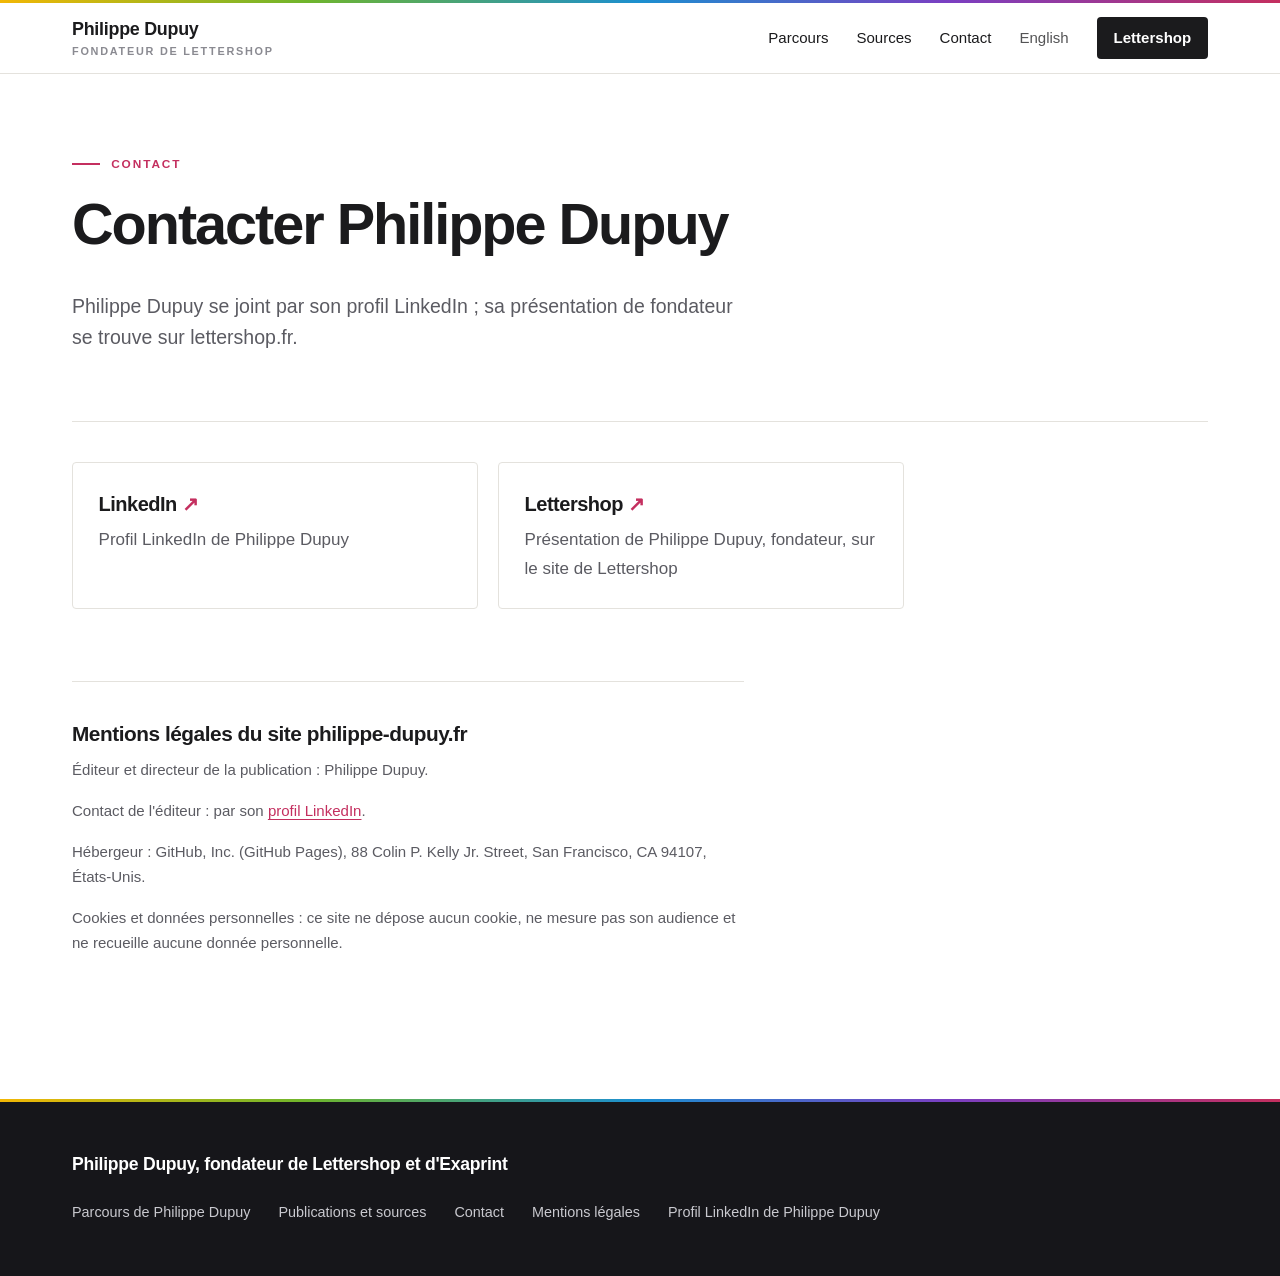
<file: contact/index.html>
<!DOCTYPE html>
<html lang="fr">
<head>
<meta charset="utf-8">
<meta name="viewport" content="width=device-width, initial-scale=1">
<title>Contact | Philippe Dupuy</title>
<meta name="description" content="Contacter Philippe Dupuy, fondateur de Lettershop, par son profil LinkedIn ou sa page sur lettershop.fr, et lire les mentions légales de philippe-dupuy.fr.">
<link rel="canonical" href="https://philippe-dupuy.fr/contact/">
<meta property="og:type" content="website">
<meta property="og:locale" content="fr_FR">
<meta property="og:title" content="Contact | Philippe Dupuy">
<meta property="og:description" content="Contacter Philippe Dupuy, fondateur de Lettershop, par son profil LinkedIn ou sa page sur lettershop.fr, et lire les mentions légales de philippe-dupuy.fr.">
<meta property="og:url" content="https://philippe-dupuy.fr/contact/">
<link rel="icon" href="/favicon.ico" sizes="32x32">
<link rel="icon" type="image/svg+xml" href="/favicon.svg">
<link rel="apple-touch-icon" href="/apple-touch-icon.png">
<link rel="stylesheet" href="/assets/css/style.css">
<script type="application/ld+json">{"@context": "https://schema.org", "@graph": [{"@type": "WebSite", "@id": "https://philippe-dupuy.fr/#website", "url": "https://philippe-dupuy.fr/", "name": "Philippe Dupuy", "inLanguage": "fr", "publisher": {"@type": "Person", "@id": "https://www.lettershop.fr/philippe-dupuy/#person", "name": "Philippe Dupuy", "url": "https://www.lettershop.fr/philippe-dupuy/"}}, {"@type": "ContactPage", "@id": "https://philippe-dupuy.fr/contact/", "url": "https://philippe-dupuy.fr/contact/", "name": "Contact | Philippe Dupuy", "isPartOf": {"@id": "https://philippe-dupuy.fr/#website"}, "about": {"@type": "Person", "@id": "https://www.lettershop.fr/philippe-dupuy/#person", "name": "Philippe Dupuy", "url": "https://www.lettershop.fr/philippe-dupuy/"}, "breadcrumb": {"@id": "https://philippe-dupuy.fr/contact/#breadcrumb"}}, {"@type": "BreadcrumbList", "@id": "https://philippe-dupuy.fr/contact/#breadcrumb", "itemListElement": [{"@type": "ListItem", "position": 1, "name": "Accueil", "item": "https://philippe-dupuy.fr/"}, {"@type": "ListItem", "position": 2, "name": "Contact", "item": "https://philippe-dupuy.fr/contact/"}]}]}</script>
<link rel="alternate" hreflang="fr" href="https://philippe-dupuy.fr/contact/">
<link rel="alternate" hreflang="en" href="https://philippe-dupuy.com/contact/">
<link rel="alternate" hreflang="x-default" href="https://philippe-dupuy.fr/contact/">
<link rel="alternate" type="text/markdown" href="/contact.md">
</head>
<body class="pd-corps pd-corps--contact">
<header class="pd-bandeau">
<div class="pd-bandeau__interieur">
<a class="pd-bandeau__nom" href="/">Philippe Dupuy<span class="pd-bandeau__role">Fondateur de Lettershop</span></a>
<nav class="pd-menu" aria-label="Navigation principale">
<a href="/a-propos/">Parcours</a>
<a href="/sources/">Sources</a>
<a href="/contact/">Contact</a>
<a class="pd-menu__langue" href="https://philippe-dupuy.com/" hreflang="en" lang="en">English</a>
<a class="pd-menu__appel" href="https://www.lettershop.fr/">Lettershop</a>
</nav>
</div>
</header>
<main class="pd-page">
<header class="pd-entete">
<p class="pd-surtitre">Contact</p>
<h1>Contacter Philippe Dupuy</h1>
<p class="pd-chapo">Philippe Dupuy se joint par son profil LinkedIn ; sa présentation de fondateur se trouve sur lettershop.fr.</p>
</header>
<ul class="pd-canaux">
<li><a href="https://www.linkedin.com/in/philippe-dupuy-551ba6a8/"><span class="pd-canaux__titre">LinkedIn</span>Profil LinkedIn de Philippe Dupuy</a></li>
<li><a href="https://www.lettershop.fr/philippe-dupuy/"><span class="pd-canaux__titre">Lettershop</span>Présentation de Philippe Dupuy, fondateur, sur le site de Lettershop</a></li>
</ul>
<section id="mentions-legales" class="pd-mentions">
<h2>Mentions légales du site philippe-dupuy.fr</h2>
<p>Éditeur et directeur de la publication : Philippe Dupuy.</p>
<p>Contact de l'éditeur : par son <a href="https://www.linkedin.com/in/philippe-dupuy-551ba6a8/">profil LinkedIn</a>.</p>
<p>Hébergeur : GitHub, Inc. (GitHub Pages), 88 Colin P. Kelly Jr. Street, San Francisco, CA 94107, États-Unis.</p>
<p>Cookies et données personnelles : ce site ne dépose aucun cookie, ne mesure pas son audience et ne recueille aucune donnée personnelle.</p>
</section>
</main>
<footer class="pd-pied">
<div class="pd-pied__interieur">
<p class="pd-pied__nom">Philippe Dupuy, fondateur de Lettershop et d'Exaprint</p>
<nav aria-label="Pied de page">
<a href="/a-propos/">Parcours de Philippe Dupuy</a>
<a href="/sources/">Publications et sources</a>
<a href="/contact/">Contact</a>
<a href="/contact/#mentions-legales">Mentions légales</a>
<a href="https://www.linkedin.com/in/philippe-dupuy-551ba6a8/">Profil LinkedIn de Philippe Dupuy</a>
</nav>
</div>
</footer>
</body>
</html>
</file>
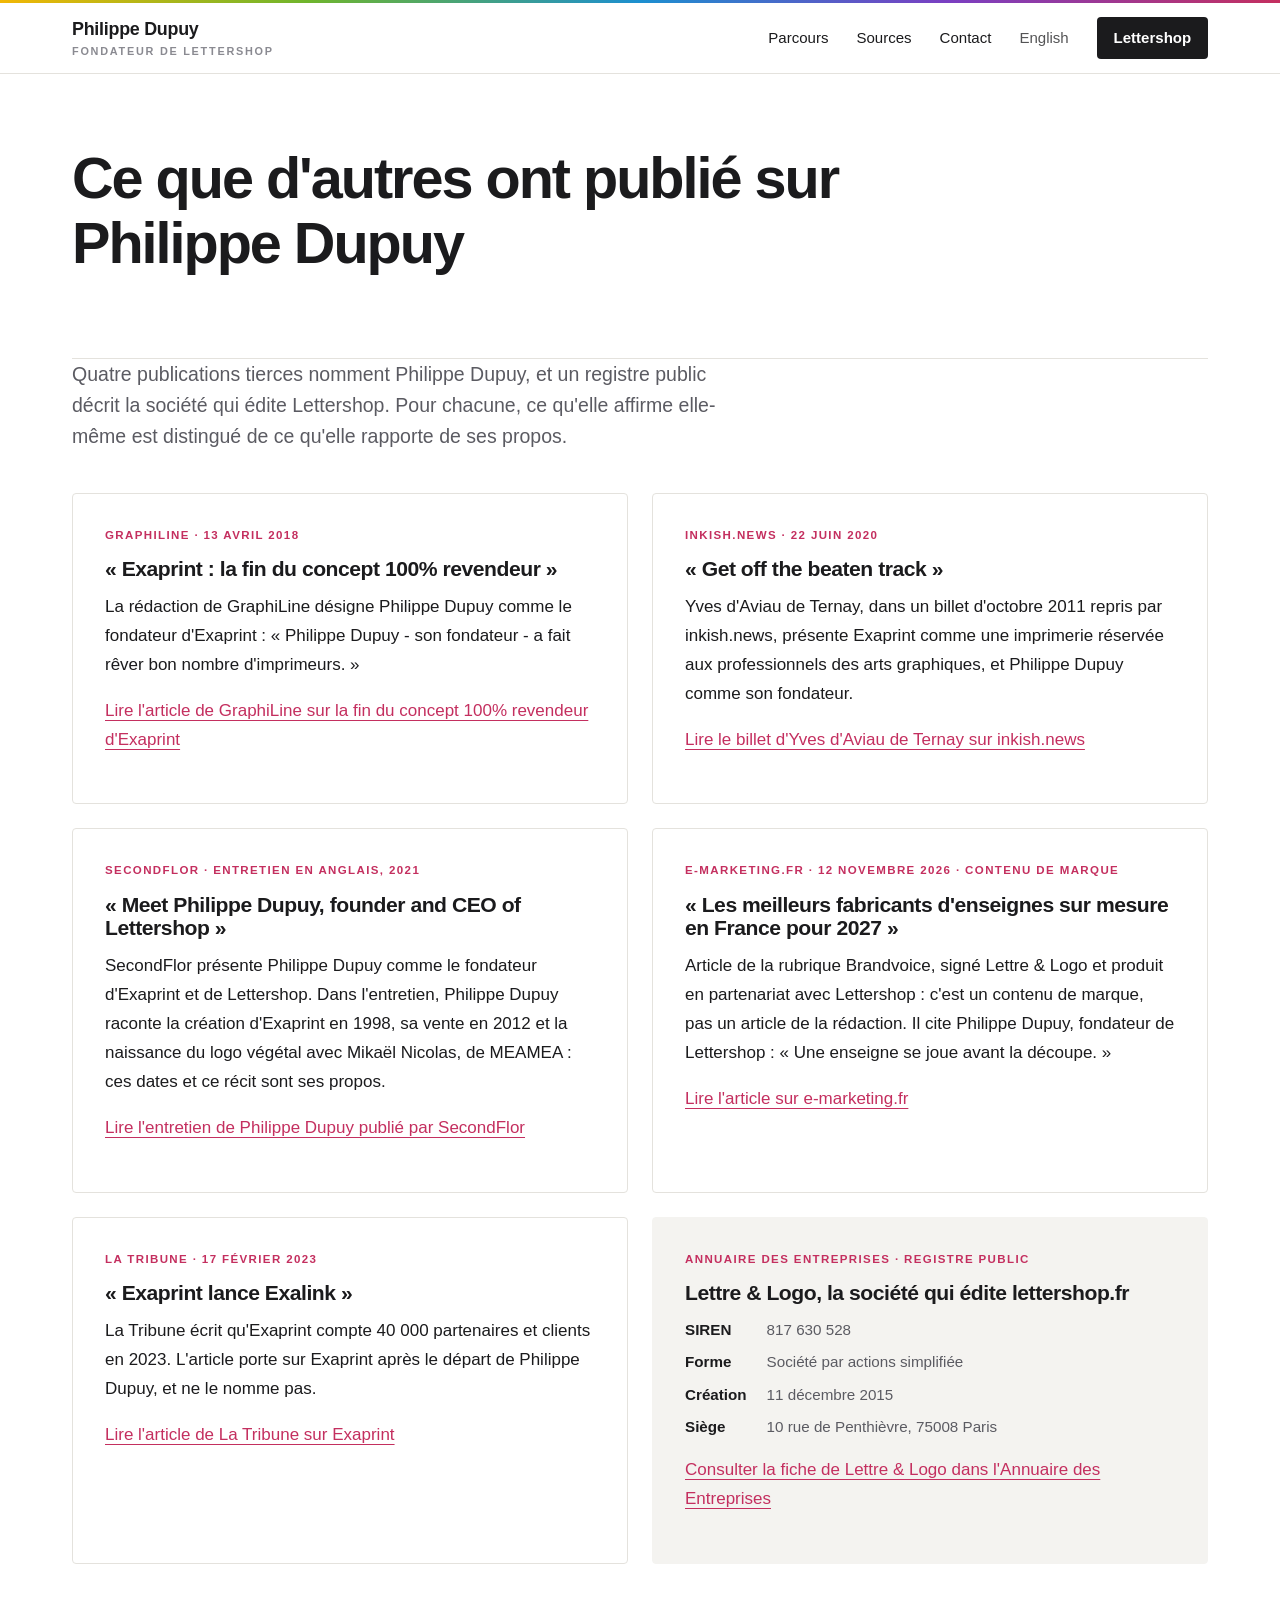
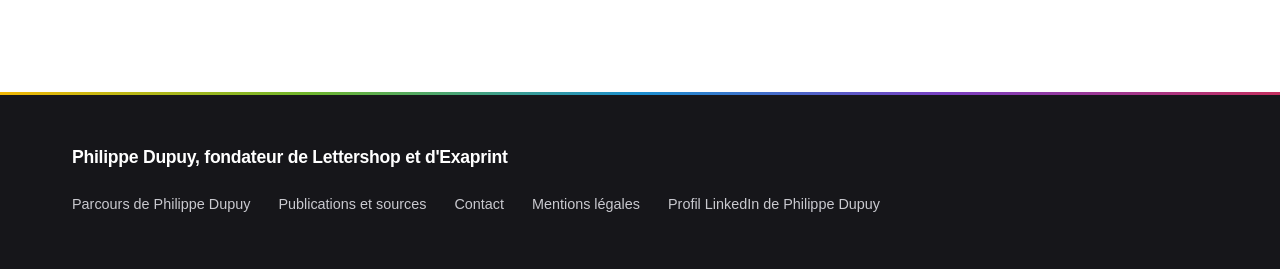
<file: sources/index.html>
<!DOCTYPE html>
<html lang="fr">
<head>
<meta charset="utf-8">
<meta name="viewport" content="width=device-width, initial-scale=1">
<title>Publications et sources | Philippe Dupuy</title>
<meta name="description" content="GraphiLine, inkish.news, SecondFlor et le registre des entreprises : ce que chaque source affirme sur Philippe Dupuy, fondateur de Lettershop et d'Exaprint.">
<link rel="canonical" href="https://philippe-dupuy.fr/sources/">
<meta property="og:type" content="website">
<meta property="og:locale" content="fr_FR">
<meta property="og:title" content="Publications et sources | Philippe Dupuy">
<meta property="og:description" content="GraphiLine, inkish.news, SecondFlor et le registre des entreprises : ce que chaque source affirme sur Philippe Dupuy, fondateur de Lettershop et d'Exaprint.">
<meta property="og:url" content="https://philippe-dupuy.fr/sources/">
<link rel="icon" href="/favicon.ico" sizes="32x32">
<link rel="icon" type="image/svg+xml" href="/favicon.svg">
<link rel="apple-touch-icon" href="/apple-touch-icon.png">
<link rel="stylesheet" href="/assets/css/style.css">
<script type="application/ld+json">{"@context": "https://schema.org", "@graph": [{"@type": "WebSite", "@id": "https://philippe-dupuy.fr/#website", "url": "https://philippe-dupuy.fr/", "name": "Philippe Dupuy", "inLanguage": "fr", "publisher": {"@type": "Person", "@id": "https://www.lettershop.fr/philippe-dupuy/#person", "name": "Philippe Dupuy", "url": "https://www.lettershop.fr/philippe-dupuy/"}}, {"@type": "CollectionPage", "@id": "https://philippe-dupuy.fr/sources/", "url": "https://philippe-dupuy.fr/sources/", "name": "Ce que d'autres ont publié sur Philippe Dupuy", "isPartOf": {"@id": "https://philippe-dupuy.fr/#website"}, "author": {"@type": "Person", "@id": "https://www.lettershop.fr/philippe-dupuy/#person", "name": "Philippe Dupuy", "url": "https://www.lettershop.fr/philippe-dupuy/"}, "mainEntity": {"@type": "ItemList", "numberOfItems": 3, "itemListElement": [{"@type": "ListItem", "position": 1, "item": {"@type": "Article", "name": "Get off the beaten track", "url": "https://inkish.news/en/article/get-off-the-beaten-track", "datePublished": "2020-06-22", "mentions": {"@type": "Person", "@id": "https://www.lettershop.fr/philippe-dupuy/#person", "name": "Philippe Dupuy", "url": "https://www.lettershop.fr/philippe-dupuy/"}, "publisher": {"@type": "Organization", "name": "inkish.news"}}}, {"@type": "ListItem", "position": 2, "item": {"@type": "Article", "name": "Exaprint : la fin du concept 100% revendeur", "url": "https://www.graphiline.com/article/28100/exaprint-fin-concept-100-revendeur", "datePublished": "2018-04-13", "mentions": {"@type": "Person", "@id": "https://www.lettershop.fr/philippe-dupuy/#person", "name": "Philippe Dupuy", "url": "https://www.lettershop.fr/philippe-dupuy/"}, "publisher": {"@type": "Organization", "name": "GraphiLine"}}}, {"@type": "ListItem", "position": 3, "item": {"@type": "Article", "name": "Meet Philippe Dupuy, founder and CEO of Lettershop", "url": "https://www.secondflor.com/en/blog/philippe-dupuy-n121", "datePublished": "", "mentions": {"@type": "Person", "@id": "https://www.lettershop.fr/philippe-dupuy/#person", "name": "Philippe Dupuy", "url": "https://www.lettershop.fr/philippe-dupuy/"}, "publisher": {"@type": "Organization", "name": "SecondFlor"}}}]}, "breadcrumb": {"@id": "https://philippe-dupuy.fr/sources/#breadcrumb"}}, {"@type": "BreadcrumbList", "@id": "https://philippe-dupuy.fr/sources/#breadcrumb", "itemListElement": [{"@type": "ListItem", "position": 1, "name": "Accueil", "item": "https://philippe-dupuy.fr/"}, {"@type": "ListItem", "position": 2, "name": "Ce que d'autres ont publié sur Philippe Dupuy", "item": "https://philippe-dupuy.fr/sources/"}]}]}</script>
<link rel="alternate" hreflang="fr" href="https://philippe-dupuy.fr/sources/">
<link rel="alternate" hreflang="en" href="https://philippe-dupuy.com/sources/">
<link rel="alternate" hreflang="x-default" href="https://philippe-dupuy.fr/sources/">
<link rel="alternate" type="text/markdown" href="/sources.md">
</head>
<body class="pd-corps pd-corps--sources">
<header class="pd-bandeau">
<div class="pd-bandeau__interieur">
<a class="pd-bandeau__nom" href="/">Philippe Dupuy<span class="pd-bandeau__role">Fondateur de Lettershop</span></a>
<nav class="pd-menu" aria-label="Navigation principale">
<a href="/a-propos/">Parcours</a>
<a href="/sources/">Sources</a>
<a href="/contact/">Contact</a>
<a class="pd-menu__langue" href="https://philippe-dupuy.com/" hreflang="en" lang="en">English</a>
<a class="pd-menu__appel" href="https://www.lettershop.fr/">Lettershop</a>
</nav>
</div>
</header>
<main class="pd-page">
<header class="pd-entete">
<h1>Ce que d'autres ont publié sur Philippe Dupuy</h1>
</header>
<p class="pd-chapo">Quatre publications tierces nomment Philippe Dupuy, et un registre public décrit la société qui édite Lettershop. Pour chacune, ce qu'elle affirme elle-même est distingué de ce qu'elle rapporte de ses propos.</p>
<div class="pd-publications">
<article class="pd-publication">
<p class="pd-publication__editeur">GraphiLine · 13 avril 2018</p>
<h2>« Exaprint : la fin du concept 100% revendeur »</h2>
<p>La rédaction de GraphiLine désigne Philippe Dupuy comme le fondateur d'Exaprint : « Philippe Dupuy - son fondateur - a fait rêver bon nombre d'imprimeurs. »</p>
<p><a href="https://www.graphiline.com/article/28100/exaprint-fin-concept-100-revendeur">Lire l'article de GraphiLine sur la fin du concept 100% revendeur d'Exaprint</a></p>
</article>
<article class="pd-publication">
<p class="pd-publication__editeur">inkish.news · 22 juin 2020</p>
<h2>« Get off the beaten track »</h2>
<p>Yves d'Aviau de Ternay, dans un billet d'octobre 2011 repris par inkish.news, présente Exaprint comme une imprimerie réservée aux professionnels des arts graphiques, et Philippe Dupuy comme son fondateur.</p>
<p><a href="https://inkish.news/en/article/get-off-the-beaten-track">Lire le billet d'Yves d'Aviau de Ternay sur inkish.news</a></p>
</article>
<article class="pd-publication">
<p class="pd-publication__editeur">SecondFlor · entretien en anglais, 2021</p>
<h2>« Meet Philippe Dupuy, founder and CEO of Lettershop »</h2>
<p>SecondFlor présente Philippe Dupuy comme le fondateur d'Exaprint et de Lettershop. Dans l'entretien, Philippe Dupuy raconte la création d'Exaprint en 1998, sa vente en 2012 et la naissance du logo végétal avec Mikaël Nicolas, de MEAMEA : ces dates et ce récit sont ses propos.</p>
<p><a href="https://www.secondflor.com/en/blog/philippe-dupuy-n121">Lire l'entretien de Philippe Dupuy publié par SecondFlor</a></p>
</article>
<article class="pd-publication">
<p class="pd-publication__editeur">e-marketing.fr · 12 novembre 2026 · contenu de marque</p>
<h2>« Les meilleurs fabricants d'enseignes sur mesure en France pour 2027 »</h2>
<p>Article de la rubrique Brandvoice, signé Lettre &amp; Logo et produit en partenariat avec Lettershop : c'est un contenu de marque, pas un article de la rédaction. Il cite Philippe Dupuy, fondateur de Lettershop : « Une enseigne se joue avant la découpe. »</p>
<p><a href="https://www.e-marketing.fr/brandvoice/les-meilleurs-fabricants-denseignes-sur-mesure-en-france-pour-2027">Lire l'article sur e-marketing.fr</a></p>
</article>
<article class="pd-publication">
<p class="pd-publication__editeur">La Tribune · 17 février 2023</p>
<h2>« Exaprint lance Exalink »</h2>
<p>La Tribune écrit qu'Exaprint compte 40 000 partenaires et clients en 2023. L'article porte sur Exaprint après le départ de Philippe Dupuy, et ne le nomme pas.</p>
<p><a href="https://www.latribune.fr/entreprises/tic/2023-02-17/exaprint-lance-exalink-une-innovation-de-service-inedite-qui-rassemble-des-competences-en-arts-graphiques-952344.html">Lire l'article de La Tribune sur Exaprint</a></p>
</article>
<article class="pd-publication pd-publication--registre">
<p class="pd-publication__editeur">Annuaire des Entreprises · registre public</p>
<h2>Lettre &amp; Logo, la société qui édite lettershop.fr</h2>
<dl class="pd-fiche">
<dt>SIREN</dt><dd>817 630 528</dd>
<dt>Forme</dt><dd>Société par actions simplifiée</dd>
<dt>Création</dt><dd>11 décembre 2015</dd>
<dt>Siège</dt><dd>10 rue de Penthièvre, 75008 Paris</dd>
</dl>
<p><a href="https://annuaire-entreprises.data.gouv.fr/entreprise/817630528">Consulter la fiche de Lettre &amp; Logo dans l'Annuaire des Entreprises</a></p>
</article>
</div>
</main>
<footer class="pd-pied">
<div class="pd-pied__interieur">
<p class="pd-pied__nom">Philippe Dupuy, fondateur de Lettershop et d'Exaprint</p>
<nav aria-label="Pied de page">
<a href="/a-propos/">Parcours de Philippe Dupuy</a>
<a href="/sources/">Publications et sources</a>
<a href="/contact/">Contact</a>
<a href="/contact/#mentions-legales">Mentions légales</a>
<a href="https://www.linkedin.com/in/philippe-dupuy-551ba6a8/">Profil LinkedIn de Philippe Dupuy</a>
</nav>
</div>
</footer>
</body>
</html>
</file>
<file: assets/css/style.css>
:root {
  --fond: #ffffff;
  --bande: #f4f3f0;
  --carte: #ffffff;
  --encre: #1b1b1d;
  --encre-douce: #5b5b62;
  --encre-pale: #8a8a91;
  --nuit: #16161a;
  --nuit-texte: #c9c9cf;
  --accent: #c42f5f;
  --accent-fonce: #9e2049;
  --accent-pale: #fbecf1;
  --vegetal: #5f9a1f;
  --filet: #e4e2dd;
  --filet-fort: #1b1b1d;
  --a-completer: #a09c93;
  --spectre: linear-gradient(90deg, #f2b705 0%, #6fb52c 24%, #1c8fd0 50%, #7a3fc2 74%, #c42f5f 100%);
  --large: 74rem;
  --mesure: 42rem;
  --rayon: 4px;
  --ombre: 0 1px 2px rgba(20, 20, 26, .04), 0 8px 24px rgba(20, 20, 26, .06);
  --texte: -apple-system, BlinkMacSystemFont, "Segoe UI", Roboto, "Helvetica Neue", Arial, sans-serif;
  --citation: Georgia, "Iowan Old Style", "Palatino Linotype", "Times New Roman", serif;
}

*, *::before, *::after { box-sizing: border-box; }
html { -webkit-text-size-adjust: 100%; scroll-behavior: smooth; }
body {
  margin: 0;
  background: var(--fond);
  color: var(--encre);
  font: 1.0625rem/1.7 var(--texte);
  -webkit-font-smoothing: antialiased;
  overflow-x: clip;
}
img { max-width: 100%; height: auto; }
a { color: var(--accent); text-underline-offset: .22em; text-decoration-thickness: 1px; }
a:hover { color: var(--accent-fonce); text-decoration-thickness: 2px; }
a:focus-visible { outline: 2px solid var(--accent); outline-offset: 3px; border-radius: 2px; }
::selection { background: var(--accent-pale); color: var(--accent-fonce); }

h1, h2, h3 { font-family: var(--texte); font-weight: 700; line-height: 1.12; letter-spacing: -.022em; margin: 0 0 .6em; color: var(--encre); }
h1 { font-size: clamp(2.3rem, 5vw, 3.6rem); letter-spacing: -.035em; }
h2 { font-size: clamp(1.55rem, 2.8vw, 2.15rem); }
h3 { font-size: 1.18rem; letter-spacing: -.012em; }
p { margin: 0 0 1em; }


.pd-bandeau {
  position: sticky; top: 0; z-index: 10;
  background: rgba(255, 255, 255, .92);
  -webkit-backdrop-filter: saturate(1.4) blur(10px); backdrop-filter: saturate(1.4) blur(10px);
  border-bottom: 1px solid var(--filet);
}
.pd-bandeau::before { content: ""; display: block; height: 3px; background: var(--spectre); }
.pd-bandeau__interieur {
  max-width: var(--large); margin: 0 auto; padding: .9rem 1.5rem;
  display: flex; align-items: center; justify-content: space-between; gap: 1rem; flex-wrap: wrap;
}
.pd-bandeau__nom {
  font-size: 1.12rem; font-weight: 700; letter-spacing: -.015em; color: var(--encre); text-decoration: none;
  display: flex; flex-direction: column; line-height: 1.15;
}
.pd-bandeau__nom:hover { color: var(--encre); }
.pd-bandeau__role { font-size: .68rem; font-weight: 600; letter-spacing: .16em; text-transform: uppercase; color: var(--encre-pale); margin-top: .3rem; }
.pd-menu { display: flex; align-items: center; gap: 1.75rem; flex-wrap: wrap; }
.pd-menu a { color: var(--encre); text-decoration: none; font-size: .94rem; font-weight: 500; position: relative; }
.pd-menu a:not(.pd-menu__appel)::after {
  content: ""; position: absolute; left: 0; right: 0; bottom: -.3rem; height: 2px;
  background: var(--accent); transform: scaleX(0); transform-origin: left; transition: transform .2s ease;
}
.pd-menu a:not(.pd-menu__appel):hover::after { transform: scaleX(1); }
.pd-menu .pd-menu__appel { background: var(--encre); color: #fff; border-radius: var(--rayon); padding: .5rem 1.05rem; font-weight: 600; }
.pd-menu .pd-menu__appel:hover { background: var(--accent); color: #fff; }


.pd-page { max-width: var(--large); margin: 0 auto; padding: 0 1.5rem 5rem; }
.pd-section { padding: 5rem 0 0; }
.pd-section > h2 { max-width: 46rem; }
.pd-surtitre {
  display: inline-flex; align-items: center; gap: .7rem;
  font-size: .74rem; font-weight: 700; letter-spacing: .16em; text-transform: uppercase; color: var(--accent); margin-bottom: 1.1rem;
}
.pd-surtitre::before { content: ""; width: 1.75rem; height: 2px; background: var(--accent); }
.pd-chapo { font-size: 1.22rem; line-height: 1.6; color: var(--encre-douce); max-width: var(--mesure); }
.pd-intro { color: var(--encre-douce); max-width: var(--mesure); }
.pd-source { font-size: .8rem; line-height: 1.5; color: var(--encre-pale); border-top: 1px solid var(--filet); padding-top: .75rem; margin-top: 1.25rem; }
.pd-source a { color: var(--encre-douce); }
.pd-suite { margin-top: 2.5rem; }
.pd-suite a { font-weight: 600; text-decoration: none; border-bottom: 2px solid var(--accent); padding-bottom: .15rem; color: var(--encre); }
.pd-suite a::after { content: " \2192"; color: var(--accent); }
.pd-suite a:hover { color: var(--accent); }
.pd-entete { padding: 4.5rem 0 3rem; border-bottom: 1px solid var(--filet); }
.pd-entete h1 { max-width: 52rem; }


.pd-actions { display: flex; flex-wrap: wrap; gap: .75rem; margin-top: 2.25rem; }
.pd-bouton {
  display: inline-flex; align-items: center; gap: .5rem; background: var(--accent); color: #fff; text-decoration: none;
  padding: .9rem 1.5rem; border-radius: var(--rayon); font-weight: 600; font-size: .97rem;
  border: 1px solid var(--accent); transition: background .15s ease, border-color .15s ease, color .15s ease;
}
.pd-bouton::after { content: "\2192"; transition: transform .15s ease; }
.pd-bouton:hover { background: var(--accent-fonce); border-color: var(--accent-fonce); color: #fff; text-decoration: none; }
.pd-bouton:hover::after { transform: translateX(3px); }
.pd-bouton--clair { background: transparent; color: var(--encre); border-color: #c9c7c1; }
.pd-bouton--clair::after { content: none; }
.pd-bouton--clair:hover { background: transparent; color: var(--encre); border-color: var(--encre); }
.pd-bouton--inverse { background: #fff; color: var(--encre); border-color: #fff; }
.pd-bouton--inverse:hover { background: var(--accent); color: #fff; border-color: var(--accent); }


.pd-hero {
  display: grid; grid-template-columns: minmax(0, 1.3fr) minmax(0, 1fr); gap: 4.5rem; align-items: center;
  padding: 5.5rem 0 5rem;
}
.pd-hero__titre { font-size: clamp(3.2rem, 8.2vw, 6.4rem); font-weight: 800; letter-spacing: -.05em; line-height: .95; margin-bottom: .45em; }
.pd-hero__accroche { font-size: clamp(1.2rem, 1.9vw, 1.4rem); line-height: 1.55; color: var(--encre); max-width: 34rem; }
.pd-hero__nuance {
  display: inline-block; font-size: .84rem; color: var(--encre-douce);
  background: var(--bande); border-radius: 999px; padding: .3rem .85rem; margin-top: .25rem;
}
.pd-portrait {
  position: relative; overflow: hidden;
  aspect-ratio: 4 / 5; width: 100%; max-width: 25rem; justify-self: end;
  display: flex; flex-direction: column; justify-content: flex-end; padding: 1.5rem;
  background: var(--nuit); border-radius: var(--rayon);
  box-shadow: 0 30px 60px -20px rgba(20, 20, 26, .35);
}
.pd-portrait::before {
  content: "PD"; position: absolute; top: 46%; left: 50%; transform: translate(-50%, -50%);
  font-size: clamp(7rem, 14vw, 11rem); font-weight: 800; letter-spacing: -.06em; line-height: 1;
  background: var(--spectre); -webkit-background-clip: text; background-clip: text; color: transparent;
  opacity: .9;
}
.pd-portrait::after { content: ""; position: absolute; left: 0; right: 0; bottom: 0; height: 4px; background: var(--spectre); }
.pd-portrait.pd-a-completer { border: 0; color: var(--nuit-texte); background: var(--nuit); }
.pd-portrait__legende { position: relative; font-weight: 600; color: #fff; font-size: .98rem; margin-bottom: .25rem; }
.pd-portrait .pd-a-completer__note { position: relative; color: var(--nuit-texte); opacity: .75; }


.pd-a-completer {
  border: 1px dashed var(--a-completer); border-radius: var(--rayon); padding: 1.4rem 1.5rem;
  color: var(--encre-douce); background: repeating-linear-gradient(135deg, transparent 0 10px, rgba(160, 156, 147, .06) 10px 20px);
}
.pd-a-completer h2 { font-size: 1.12rem; color: var(--encre-douce); margin-bottom: .4rem; }
.pd-a-completer__note { font-size: .8rem; letter-spacing: .01em; color: var(--a-completer); margin: 0; }
.pd-emplacements { display: grid; grid-template-columns: repeat(2, minmax(0, 1fr)); gap: 1.25rem; }


.pd-chiffres, .pd-exergue { box-shadow: 0 0 0 100vmax var(--bande); clip-path: inset(0 -100vmax); }


.pd-chiffres { background: var(--bande); padding: 3.5rem 0; }
.pd-chiffres__titre { font-size: .74rem; font-weight: 700; letter-spacing: .16em; text-transform: uppercase; color: var(--encre-pale); margin-bottom: 2rem; }
.pd-chiffres__grille { display: grid; grid-template-columns: repeat(3, minmax(0, 1fr)); gap: 0; }
.pd-chiffre { padding: .25rem 2rem; border-left: 1px solid #d6d3cc; }
.pd-chiffre:first-child { border-left: 0; padding-left: 0; }
.pd-chiffre__value { font-size: clamp(2.8rem, 5vw, 4rem); font-weight: 800; letter-spacing: -.045em; line-height: 1; color: var(--encre); }
.pd-chiffre__label { font-weight: 600; margin-top: .75rem; line-height: 1.4; }
.pd-chiffre__suffix { font-size: .8rem; color: var(--encre-pale); margin-top: .2rem; }


.pd-cartes { display: grid; grid-template-columns: repeat(3, minmax(0, 1fr)); gap: 1.5rem; margin-top: 2.25rem; counter-reset: etape; }
.pd-carte {
  position: relative; background: var(--carte); border: 1px solid var(--filet); border-radius: var(--rayon);
  padding: 2rem 1.75rem 1.5rem; display: flex; flex-direction: column;
  transition: box-shadow .2s ease, transform .2s ease, border-color .2s ease;
}
.pd-carte::before {
  counter-increment: etape; content: "0" counter(etape);
  font-size: 2.6rem; font-weight: 800; letter-spacing: -.05em; line-height: 1; color: var(--filet); margin-bottom: 1.25rem;
}
.pd-carte::after { content: ""; position: absolute; left: -1px; right: -1px; top: -1px; height: 3px; background: var(--spectre); border-radius: var(--rayon) var(--rayon) 0 0; opacity: 0; transition: opacity .2s ease; }
.pd-carte:hover { box-shadow: var(--ombre); transform: translateY(-2px); border-color: transparent; }
.pd-carte:hover::after { opacity: 1; }
.pd-carte .pd-source { margin-top: auto; }
.pd-carte__repere { font-size: .72rem; font-weight: 700; letter-spacing: .14em; text-transform: uppercase; color: var(--accent); margin-bottom: .6rem; }
.pd-carte h3 { font-size: 1.22rem; }
.pd-carte p:not([class]) { color: var(--encre-douce); font-size: .98rem; }


.pd-exergue { margin: 5.5rem 0 0; padding: 5rem 0; background: var(--nuit); box-shadow: 0 0 0 100vmax var(--nuit); text-align: center; position: relative; }
.pd-exergue::before { content: ""; display: block; width: 3rem; height: 3px; margin: 0 auto 2.25rem; background: var(--spectre); }
.pd-exergue blockquote { margin: 0 auto; max-width: 50rem; }
.pd-exergue blockquote p { font-family: var(--citation); font-size: clamp(1.6rem, 3.4vw, 2.6rem); line-height: 1.3; font-style: italic; color: #fff; margin: 0; }
.pd-exergue figcaption { margin-top: 1.75rem; font-size: .88rem; color: var(--nuit-texte); }
.pd-exergue figcaption a { color: #fff; }


.pd-preuves { list-style: none; padding: 0; margin: 2.25rem 0 0; display: grid; grid-template-columns: repeat(4, minmax(0, 1fr)); gap: 0; border-top: 1px solid var(--filet-fort); }
.pd-preuve { padding: 1.5rem 1.5rem 1.5rem 0; display: flex; flex-direction: column; border-right: 1px solid var(--filet); }
.pd-preuve + .pd-preuve { padding-left: 1.5rem; }
.pd-preuve:last-child { border-right: 0; }
.pd-preuve p { font-size: .94rem; color: var(--encre-douce); }
.pd-preuve a { margin-top: auto; font-size: .9rem; font-weight: 600; }
.pd-preuve .pd-preuve__editeur { font-size: 1.3rem; font-weight: 800; letter-spacing: -.03em; color: var(--encre); margin-bottom: .1rem; }
.pd-preuve .pd-preuve__date { font-size: .72rem; font-weight: 700; letter-spacing: .12em; text-transform: uppercase; color: var(--accent); }


.pd-appel { position: relative; overflow: hidden; margin-top: 5rem; background: var(--nuit); color: var(--nuit-texte); border-radius: var(--rayon); padding: 3.75rem 3.5rem; }
.pd-appel::before { content: ""; position: absolute; left: 0; right: 0; top: 0; height: 4px; background: var(--spectre); }
.pd-appel h2 { color: #fff; max-width: 40rem; }
.pd-appel p { max-width: var(--mesure); font-size: 1.1rem; }


.pd-resume .pd-stat-bar { display: grid; grid-template-columns: repeat(3, minmax(0, 1fr)); gap: 0; margin: 1rem 0 2rem; }
.pd-stat-block { padding: 0 1.75rem; border-left: 1px solid var(--filet); }
.pd-stat-block:first-child { border-left: 0; padding-left: 0; }
.pd-stat-block__number { font-size: 2.8rem; font-weight: 800; letter-spacing: -.045em; line-height: 1; color: var(--encre); }
.pd-stat-block__label { font-weight: 600; margin-top: .5rem; }
.pd-stat-block__context { font-size: .8rem; color: var(--encre-pale); }
.pd-entity-summary__card { background: var(--bande); border-left: 4px solid var(--accent); border-radius: var(--rayon); padding: 1.75rem 2rem; max-width: 52rem; }
.pd-entity-summary__card p { margin: 0; font-size: 1.1rem; line-height: 1.65; }

.pd-frise { position: relative; margin-top: 1.75rem; max-width: 52rem; }
.pd-frise::before { content: ""; position: absolute; left: 5.1rem; top: .6rem; bottom: .6rem; width: 2px; background: var(--filet); }
.pd-timeline__item { display: grid; grid-template-columns: 4.25rem 1fr; gap: 2rem; padding: .8rem 0; position: relative; }
.pd-timeline__item::before { content: ""; position: absolute; left: 4.82rem; top: 1.3rem; width: 11px; height: 11px; border-radius: 50%; background: #fff; border: 3px solid var(--accent); }
.pd-timeline__year { font-size: 1.4rem; font-weight: 800; letter-spacing: -.03em; color: var(--encre); }
.pd-timeline__label { padding-top: .2rem; }

.pd-recit { max-width: var(--mesure); }
.pd-citation { margin: 1.5rem 0; padding: .25rem 0 .25rem 1.5rem; border-left: 3px solid var(--accent); }
.pd-citation p { font-family: var(--citation); font-style: italic; font-size: 1.2rem; line-height: 1.5; margin: 0; }

.pd-domaines { display: flex; flex-wrap: wrap; gap: .6rem; margin-top: 1.25rem; }
.pd-about__expertise-item { background: #fff; color: var(--encre); border: 1px solid var(--filet); border-radius: 999px; padding: .45rem 1.05rem; font-size: .93rem; font-weight: 500; }
.pd-about__expertise-icon { display: none; }

.pd-philosophy-block__text:empty { display: none; }
.pd-quotable-sentences { display: grid; grid-template-columns: repeat(2, minmax(0, 1fr)); gap: 1.25rem; margin-top: 1.25rem; }
.pd-quotable { background: var(--carte); border: 1px solid var(--filet); border-top: 3px solid var(--encre); border-radius: var(--rayon); padding: 1.4rem 1.5rem; margin: 0; font-size: 1.05rem; font-weight: 500; line-height: 1.55; }

.pd-faq { max-width: 52rem; }
.pd-faq__item { border-bottom: 1px solid var(--filet); }
.pd-faq__item:first-of-type { border-top: 1px solid var(--filet-fort); }
.pd-faq__question { cursor: pointer; padding: 1.25rem 2.5rem 1.25rem 0; font-weight: 600; font-size: 1.05rem; list-style: none; position: relative; }
.pd-faq__question:hover { color: var(--accent); }
.pd-faq__question::-webkit-details-marker { display: none; }
.pd-faq__question::after { content: "+"; position: absolute; right: .25rem; top: 1rem; font-size: 1.5rem; font-weight: 400; color: var(--accent); transition: transform .2s ease; }
.pd-faq__item[open] .pd-faq__question::after { transform: rotate(45deg); }
.pd-faq__answer p { color: var(--encre-douce); padding-bottom: .6rem; }

.pd-homonyme { margin-top: 4.5rem; background: var(--bande); border-radius: var(--rayon); padding: 1.75rem 2rem; max-width: 52rem; }
.pd-homonyme h2 { font-size: 1.2rem; }
.pd-homonyme p { margin: 0; color: var(--encre-douce); }


.pd-publications { display: grid; grid-template-columns: repeat(2, minmax(0, 1fr)); gap: 1.5rem; margin-top: 2.5rem; }
.pd-publication { background: var(--carte); border: 1px solid var(--filet); border-radius: var(--rayon); padding: 2rem; transition: box-shadow .2s ease; }
.pd-publication:hover { box-shadow: var(--ombre); }
.pd-publication h2 { font-size: 1.32rem; }
.pd-publication__editeur { font-size: .72rem; font-weight: 700; letter-spacing: .12em; text-transform: uppercase; color: var(--accent); }
.pd-publication--registre { background: var(--bande); border-color: var(--bande); }
.pd-fiche { display: grid; grid-template-columns: max-content 1fr; gap: .4rem 1.25rem; margin: 0 0 1rem; font-size: .95rem; }
.pd-fiche dt { font-weight: 600; }
.pd-fiche dd { margin: 0; color: var(--encre-douce); }


.pd-canaux { list-style: none; padding: 0; margin: 2.5rem 0 0; display: grid; grid-template-columns: repeat(2, minmax(0, 1fr)); gap: 1.25rem; max-width: 52rem; }
.pd-canaux a {
  display: block; height: 100%; background: var(--carte); border: 1px solid var(--filet); border-radius: var(--rayon);
  padding: 1.5rem 1.6rem; text-decoration: none; color: var(--encre-douce); transition: box-shadow .2s ease, border-color .2s ease;
}
.pd-canaux a:hover { border-color: transparent; box-shadow: var(--ombre); color: var(--encre); }
.pd-canaux__titre { display: block; font-size: 1.25rem; font-weight: 800; letter-spacing: -.025em; color: var(--encre); margin-bottom: .3rem; }
.pd-canaux__titre::after { content: " \2197"; color: var(--accent); font-weight: 600; }
.pd-mentions { margin-top: 4.5rem; padding-top: 2.5rem; border-top: 1px solid var(--filet); max-width: var(--mesure); font-size: .94rem; color: var(--encre-douce); }
.pd-mentions h2 { font-size: 1.3rem; }
.pd-mentions .pd-a-completer { margin: 0 0 1em; }
.pd-mentions .pd-a-completer p:first-child { margin-bottom: .3rem; }


.pd-pied { background: var(--nuit); color: var(--nuit-texte); margin-top: 3rem; }
.pd-pied::before { content: ""; display: block; height: 3px; background: var(--spectre); }
.pd-pied__interieur { max-width: var(--large); margin: 0 auto; padding: 3rem 1.5rem 3.25rem; }
.pd-pied__nom { color: #fff; font-size: 1.1rem; font-weight: 700; letter-spacing: -.015em; margin-bottom: 1.25rem; }
.pd-pied nav { display: flex; flex-wrap: wrap; gap: .6rem 1.75rem; }
.pd-pied a { color: var(--nuit-texte); font-size: .9rem; text-decoration: none; }
.pd-pied a:hover { color: #fff; text-decoration: underline; }


@media (prefers-reduced-motion: reduce) {
  html { scroll-behavior: auto; }
  *, *::before, *::after { transition: none !important; }
}


@media (max-width: 960px) {
  .pd-preuves { grid-template-columns: repeat(2, minmax(0, 1fr)); }
  .pd-preuve:nth-child(2n) { border-right: 0; }
  .pd-preuve:nth-child(2n + 1) { padding-left: 0; }
  .pd-preuve:nth-child(n + 3) { border-top: 1px solid var(--filet); }
  .pd-cartes { grid-template-columns: 1fr; }
  .pd-hero { gap: 3rem; }
}
@media (max-width: 700px) {
  body { font-size: 1rem; }
  .pd-bandeau { position: static; }
  .pd-bandeau__interieur { padding: .85rem 1rem; }
  .pd-menu { gap: 1.1rem; font-size: .9rem; }
  .pd-page { padding: 0 1rem 4rem; }
  .pd-hero { grid-template-columns: 1fr; gap: 2.5rem; padding: 3rem 0 3.5rem; }
  .pd-portrait { justify-self: stretch; max-width: none; aspect-ratio: 4 / 3; }
  .pd-portrait::before { top: 38%; font-size: 6.5rem; }
  .pd-hero__nuance { border-radius: var(--rayon); }
  .pd-chiffres { padding: 2.75rem 0; }
  .pd-chiffres__grille, .pd-resume .pd-stat-bar { grid-template-columns: 1fr; gap: 1.5rem; }
  .pd-chiffre, .pd-stat-block { border-left: 0; padding: 0 0 1.5rem; border-bottom: 1px solid #d6d3cc; }
  .pd-chiffre:last-child, .pd-stat-block:last-child { border-bottom: 0; padding-bottom: 0; }
  .pd-preuves, .pd-publications, .pd-canaux, .pd-quotable-sentences, .pd-emplacements { grid-template-columns: 1fr; }
  .pd-preuve, .pd-preuve + .pd-preuve { padding: 1.25rem 0; border-right: 0; }
  .pd-preuve + .pd-preuve { border-top: 1px solid var(--filet); }
  .pd-appel { padding: 2.5rem 1.5rem; }
  .pd-exergue { margin-top: 3.5rem; padding: 3.5rem 0; }
  .pd-section { padding-top: 3.5rem; }
  .pd-entete { padding: 3rem 0 2.25rem; }
  .pd-frise::before { left: 3.85rem; }
  .pd-timeline__item { grid-template-columns: 3.25rem 1fr; gap: 1.6rem; }
  .pd-timeline__item::before { left: 3.57rem; }
}


.pd-portrait--photo { padding: 0; }
.pd-portrait--photo::before { content: none; }
.pd-portrait--photo img { position: absolute; inset: 0; width: 100%; height: 100%; object-fit: cover; object-position: center 25%; }
.pd-portrait--photo .pd-portrait__legende { margin: 0; padding: 3rem 1.25rem 1.1rem; background: linear-gradient(to top, rgba(10, 10, 16, .8), rgba(10, 10, 16, 0)); }
.pd-menu__langue { opacity: .75; }
.pd-menu__langue:hover { opacity: 1; }
.pd-vision .pd-citation + .pd-source { margin-top: -.6rem; margin-bottom: 1.6rem; }
.pd-realisations .pd-suite { margin-top: .6rem; }
</file>
